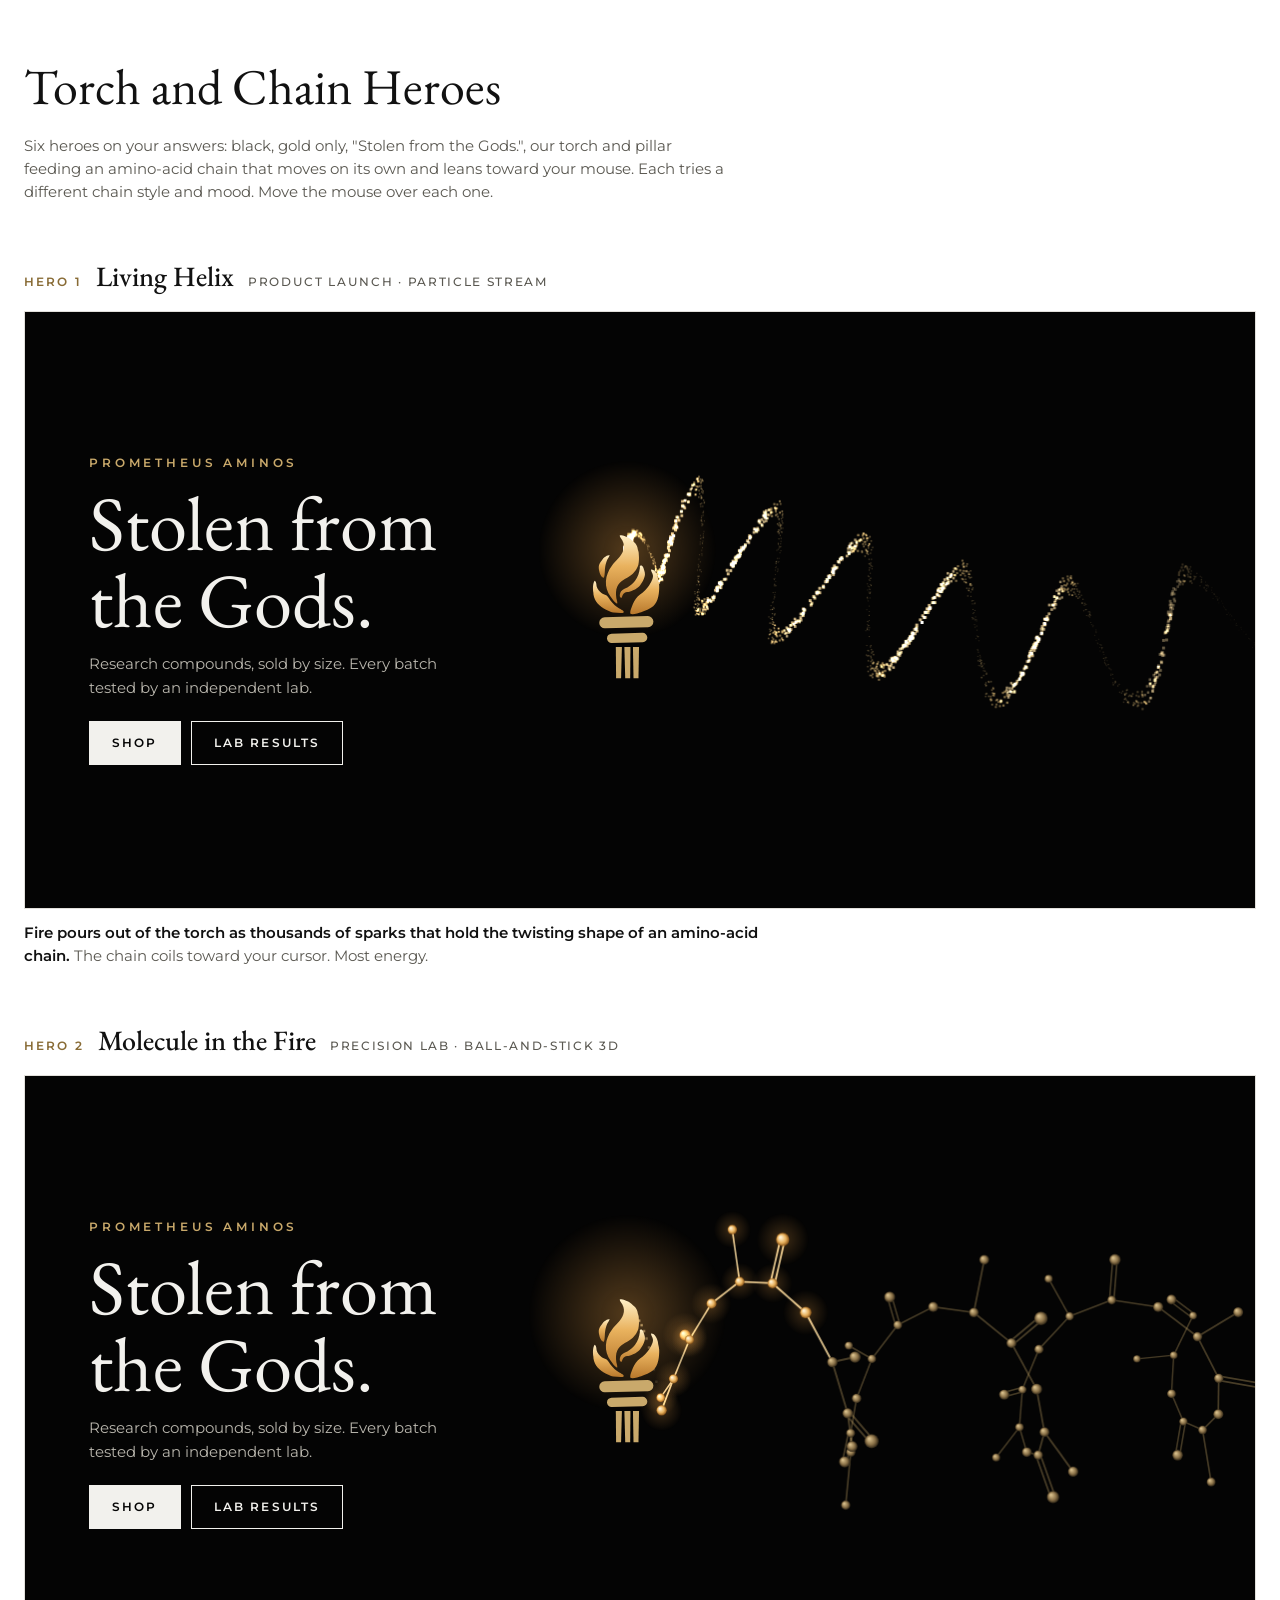
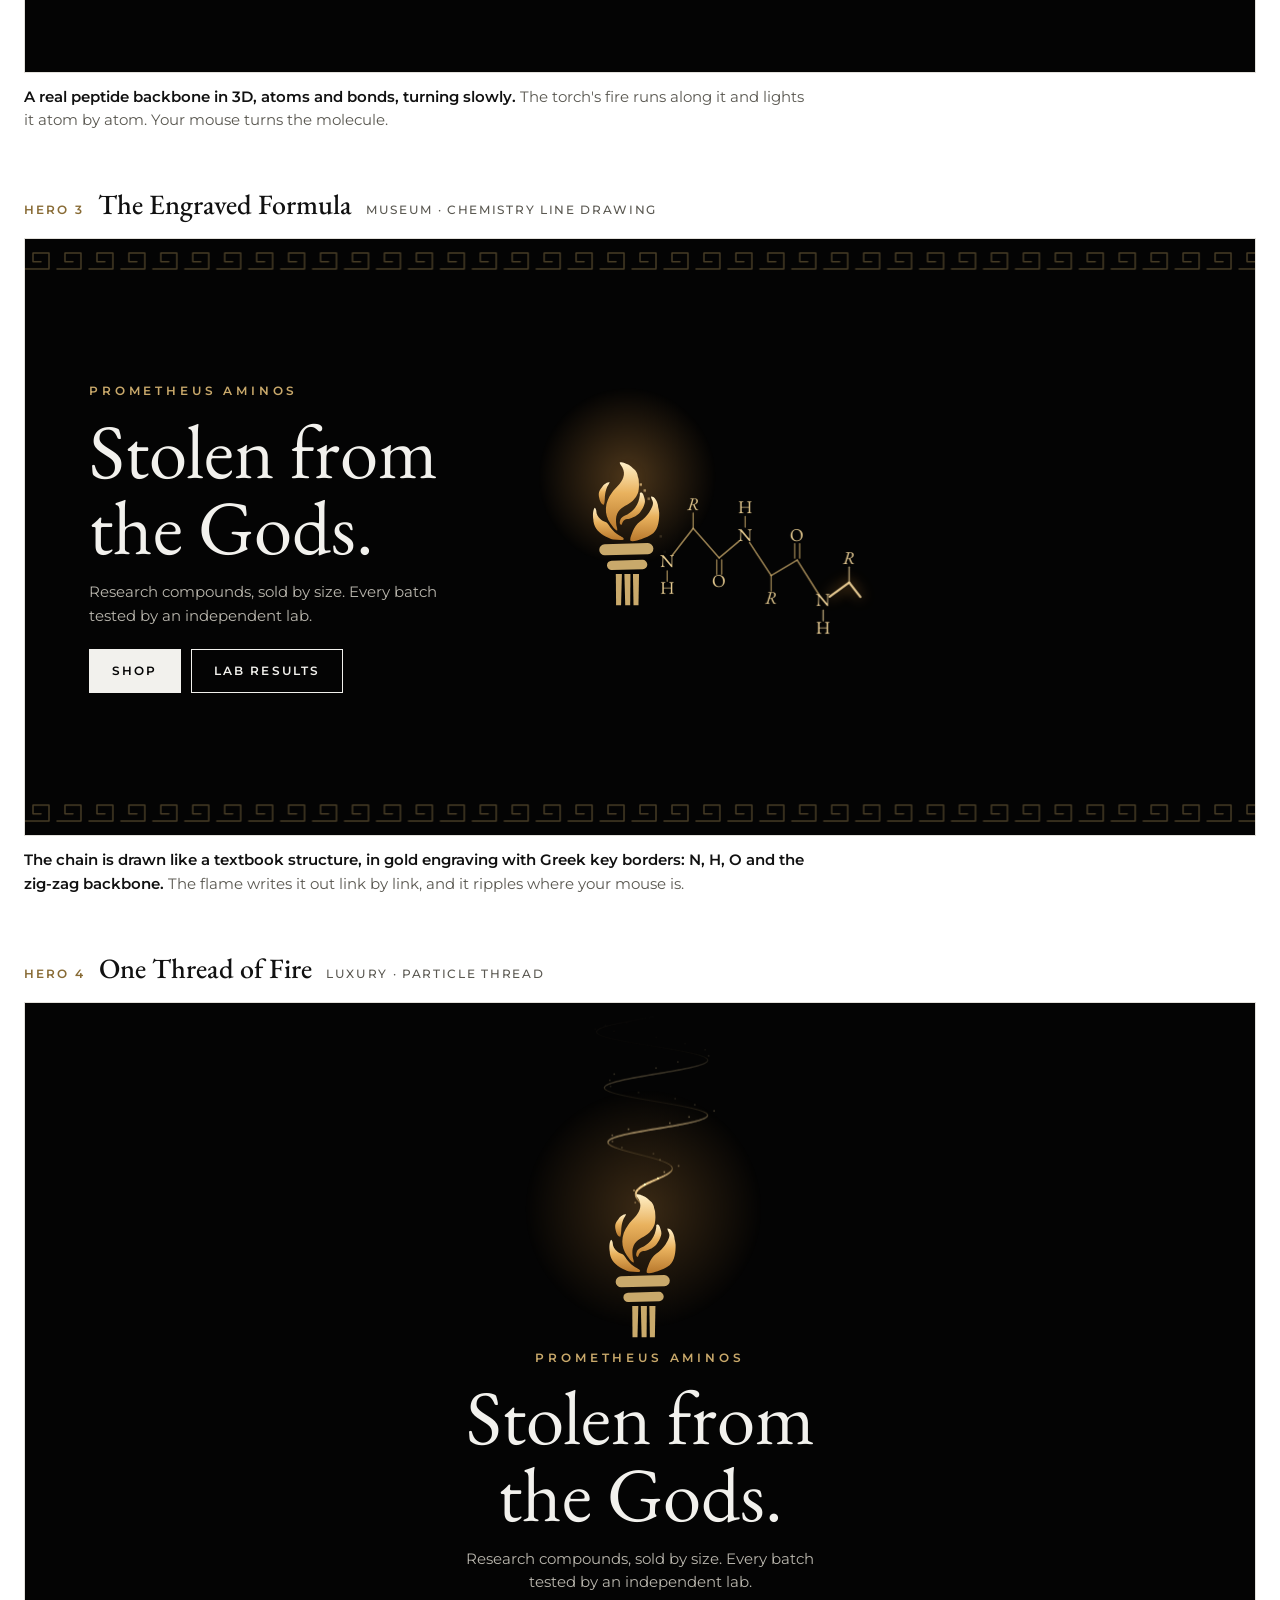
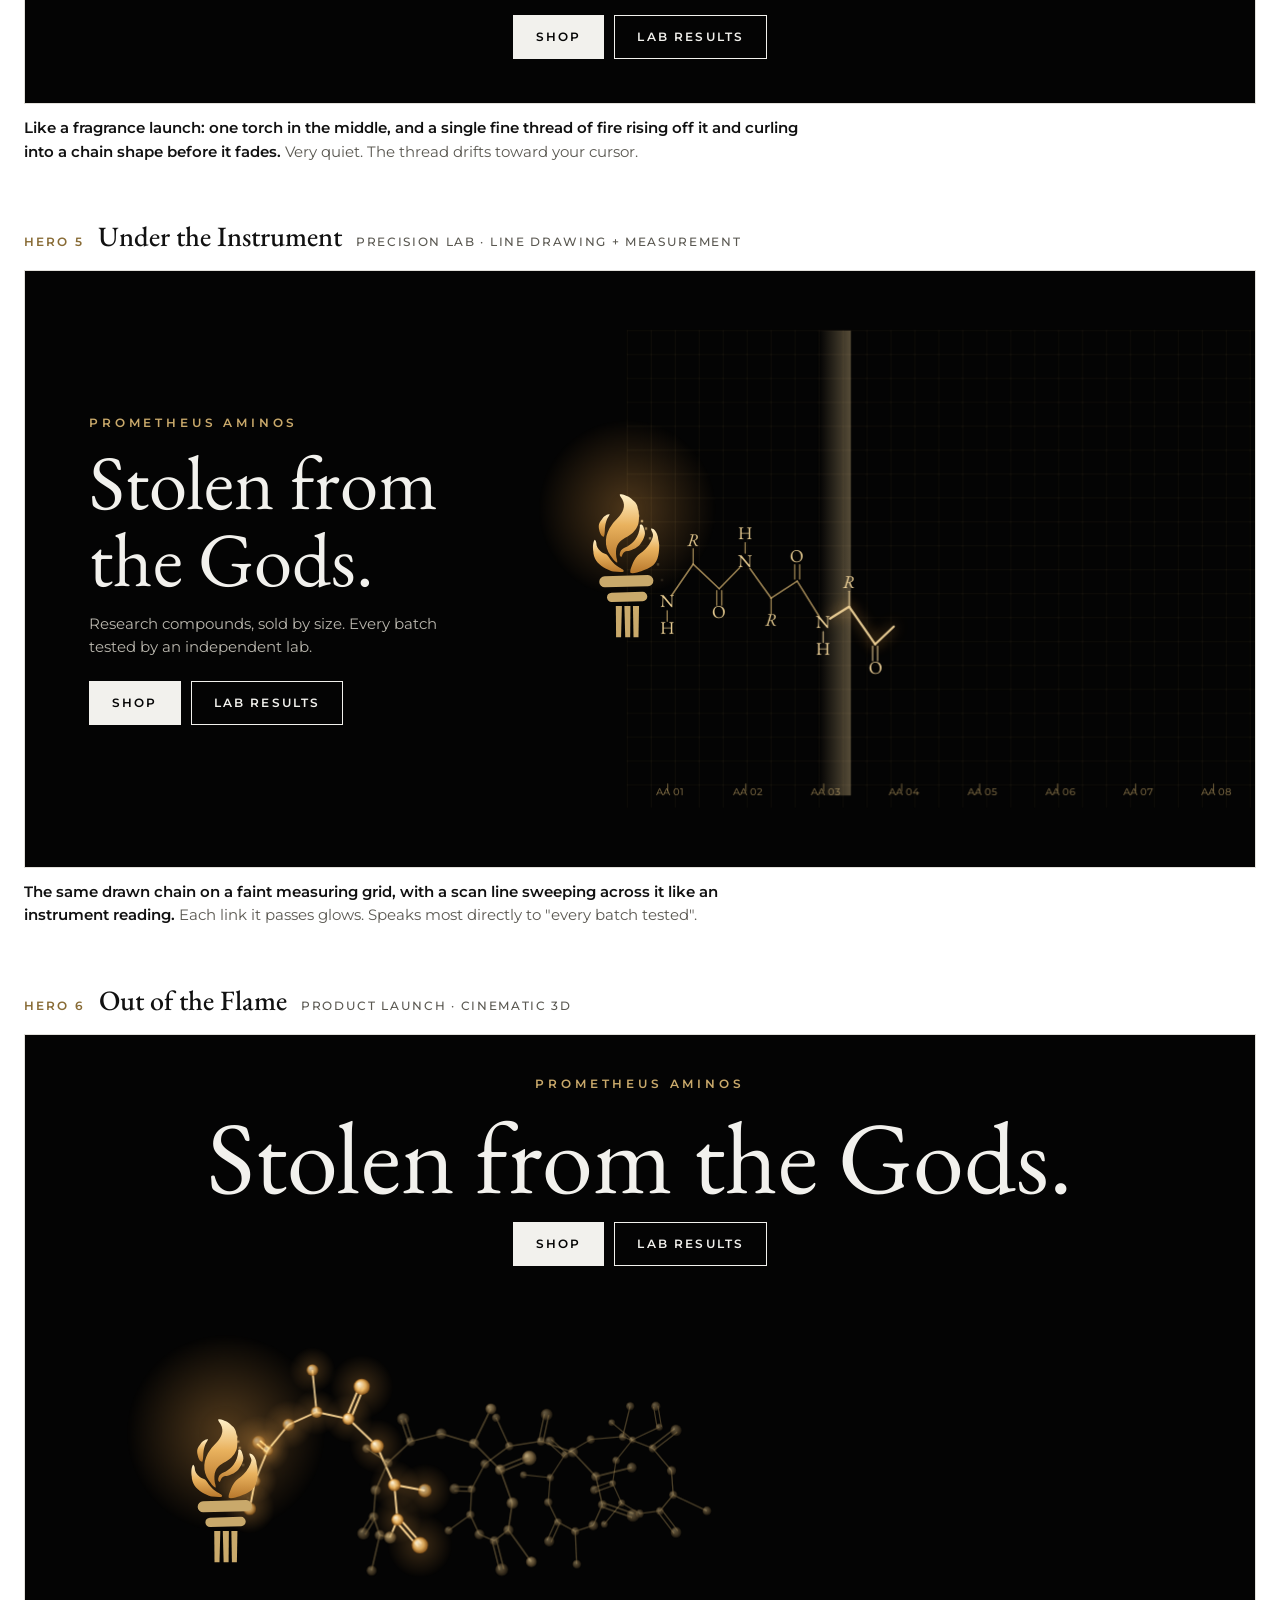
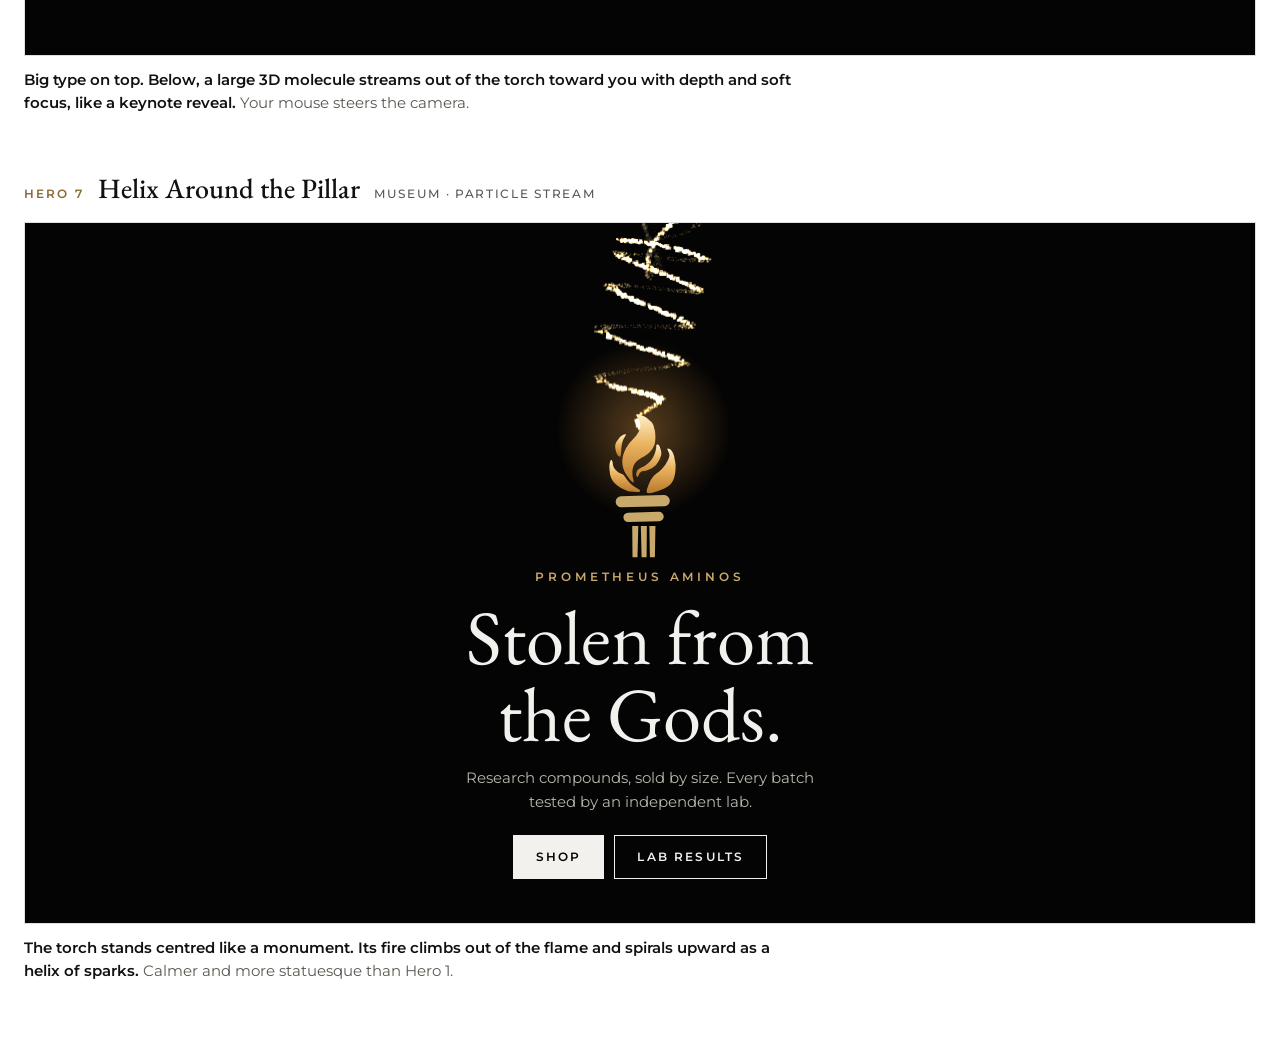
<file: index.html>
<!doctype html>
<html lang="en">
<head>
<meta charset="utf-8">
<meta name="viewport" content="width=device-width, initial-scale=1, viewport-fit=cover">
<title>Torch and Chain Heroes</title>
<link rel="stylesheet" href="https://fonts.googleapis.com/css2?family=EB+Garamond:ital,wght@0,400;0,500;1,400&family=Montserrat:wght@400;500;600&display=swap">
<style>
/* Layout: a review sheet of six full-width black heroes. Each pairs our torch-and-pillar mark with a different amino-chain treatment and mood. */
:root{
  --bg:#ffffff; --fg:#111111; --muted:#5a5851; --line:#e2e0db; --gold-text:#886b35;
  --night:#040404; --ivory:#f2f1ed; --ash:#b9b6ad; --gold:#c9a96b; --gold-hi:#f1d49a;
  --display:'EB Garamond',Georgia,serif; --sans:'Montserrat',system-ui,sans-serif;
}
@media (prefers-color-scheme:dark){:root:not([data-theme="light"]){--bg:#0a0a0a;--fg:#f2f1ed;--muted:#b4b0a4;--line:#2a2a2a;--gold-text:#d4b47a;color-scheme:dark}}
:root[data-theme="dark"]{--bg:#0a0a0a;--fg:#f2f1ed;--muted:#b4b0a4;--line:#2a2a2a;--gold-text:#d4b47a;color-scheme:dark}
body{background:var(--bg);color:var(--fg);font-family:var(--sans);font-size:15px;line-height:1.55}
.wrap{max-width:1280px;margin:0 auto;padding-left:max(16px,env(safe-area-inset-left,0px));padding-right:max(16px,env(safe-area-inset-right,0px));padding-block:40px 72px;display:grid;gap:52px}
header h1{font-family:var(--display);font-weight:400;font-size:clamp(34px,5vw,50px);margin:0;text-wrap:balance}
header p{margin:8px 0 0;color:var(--muted);max-width:70ch}
.opt{display:grid;gap:12px}
.opt-head{display:flex;gap:14px;align-items:baseline;flex-wrap:wrap}
.tag{font-weight:600;font-size:12px;letter-spacing:.18em;color:var(--gold-text)}
.mood{font-weight:500;font-size:12px;letter-spacing:.14em;text-transform:uppercase;color:var(--muted)}
.opt-head h2{font-family:var(--display);font-weight:500;font-size:28px;margin:0}
.note{color:var(--muted);margin:0;max-width:78ch}
.note b{color:var(--fg);font-weight:600}

.hero{position:relative;overflow:hidden;background:var(--night);color:var(--ivory);min-height:500px;border:1px solid var(--line);isolation:isolate;touch-action:pan-y}
.hero canvas{position:absolute;inset:0;width:100%;height:100%;display:block;z-index:0}
.torch{position:absolute;z-index:1;width:clamp(70px,9vw,118px);height:auto;pointer-events:none}
.torch .handle{fill:var(--gold)}
.torch .flame{fill:url(#flameGrad);transform-box:fill-box;transform-origin:50% 100%;animation:flicker 1.3s ease-in-out infinite}
@keyframes flicker{0%,100%{transform:scale(1,1) skewX(0)}25%{transform:scale(.96,1.07) skewX(-2deg)}55%{transform:scale(1.04,.95) skewX(2deg)}80%{transform:scale(.98,1.03)}}
.copy{position:relative;z-index:2;padding:48px clamp(20px,5vw,64px);max-width:560px}
.kicker{font-weight:600;font-size:12px;letter-spacing:.32em;text-transform:uppercase;color:var(--gold)}
.h{font-family:var(--display);font-weight:400;line-height:1;font-size:clamp(44px,6vw,84px);margin:12px 0 14px;text-wrap:balance}
.sub{color:var(--ash);max-width:36ch;margin:0 0 22px}
.btns{display:flex;gap:10px;flex-wrap:wrap}
.btn{font:600 12px/1 var(--sans);letter-spacing:.18em;text-transform:uppercase;padding:15px 22px;border:1px solid var(--ivory);background:transparent;color:var(--ivory)}
.btn.solid{background:var(--ivory);color:var(--night)}

/* per-layout positions */
.L-left .torch{left:44%;top:50%;transform:translateY(-50%)}
.L-left .copy{display:grid;align-content:center;min-height:500px}
.L-center{display:grid;align-content:end;justify-items:center;text-align:center;min-height:700px}
.L-center .torch{left:50%;top:38%;transform:translate(-50%,-50%)}
.L-center .copy{max-width:640px;padding-bottom:44px}
.L-center .sub{margin-inline:auto}
.L-center .btns{justify-content:center}
.L-top{display:grid;align-content:start;justify-items:center;text-align:center;min-height:620px}
.L-top .torch{left:16%;top:74%;transform:translate(-50%,-50%)}
.L-top .copy{max-width:900px;padding-top:40px}
.L-top .h{font-size:clamp(48px,8vw,112px)}
.L-top .sub{margin-inline:auto}
.L-top .btns{justify-content:center}

@media (max-width:760px){
  .hero{min-height:620px}
  .L-left{display:grid;align-content:end}
  .L-left .torch{left:18%;top:20%;transform:translate(-50%,-50%)}
  .L-left .copy{min-height:0;padding-bottom:36px}
  .L-center .torch{top:32%}
  .L-center{min-height:760px}
  .L-top{align-content:start}
  .L-top .torch{left:20%;top:72%}
}
@media (prefers-reduced-motion:reduce){.torch .flame{animation:none}}
</style>
</head>
<body>

<svg width="0" height="0" style="position:absolute" aria-hidden="true" focusable="false">
  <defs><linearGradient id="flameGrad" x1="0" y1="1" x2="0" y2="0"><stop offset="0" stop-color="#b8782c"/><stop offset=".55" stop-color="#e9b25e"/><stop offset="1" stop-color="#fff0c8"/></linearGradient></defs>
</svg>

<template id="torchTpl">
  <svg class="torch" viewBox="0 0 64 84" aria-hidden="true">
    <g transform="translate(-37.4 -51.3) scale(.1535)">
      <g class="handle"><rect x="364" y="632" width="196" height="40" rx="20" transform="rotate(-1.5 462 652)"/><rect x="392" y="692" width="146" height="34" rx="17" transform="rotate(-1.5 465 709)"/><path d="M424 742h22l-3 113h-18z"/><path d="M455 742h22l-1 113h-18z"/><path d="M486 742h22l-2 113h-18z"/></g>
      <g class="flame"><path d="M476.76 621.82C474.5 613.03 478.93 603.82 481.89 595.71C486.57 582.91 493.49 569.14 503.23 559.25C508.35 554.05 514.8 550.08 520.52 545.59C527.35 540.24 533.65 533.49 538.93 526.61C546.05 517.3 559.65 495.59 558.56 483.67C557.85 475.84 551.12 469.46 551.17 461.58C565.76 460.85 573.36 479.36 576.17 491.08C576.86 493.97 576.76 496.94 577.39 499.82C578.85 506.5 580.83 512.64 580.97 519.64C581.46 544.37 578.69 576.5 559.14 594.31C548.8 603.72 528.8 611.22 515.65 615.56C505.72 618.84 486.77 625.53 476.76 621.82Z"/><path d="M347.56 501.8C354.4 505.27 353.37 517.97 355.31 524.52C357.62 532.34 366.71 542.24 373.19 547.1C379.16 551.58 386.09 552.01 390.73 555.43C394.69 558.35 402.48 570.58 405.92 575.2C413.03 584.78 426.23 596.58 436.7 602.28C440.5 604.34 452.02 609.61 452.62 614.07C453.37 619.6 445.04 619.03 441.76 618.61C433.02 617.49 423.93 618.08 415.27 616.7C411.74 616.14 408.26 614.55 404.75 613.71C384.76 608.93 356.96 589.17 348.62 570.11C346.37 564.98 344.07 558.33 343.25 552.78C342.82 549.89 343.17 546.95 342.6 544.07C340.49 533.45 339.96 510.37 347.56 501.8Z"/><path d="M438.05 338.18C446.88 334.78 458.18 341.2 466.23 344.6C474.22 347.97 479.74 352.68 485.9 358.66C488.72 361.39 491.92 363.27 494.3 366.49C497.4 370.69 501.01 377.04 502.46 382.06C503.12 384.35 503.05 386.78 503.64 389.08C504.41 392.18 505.74 395.1 506.38 398.24C507.03 401.4 506.86 404.59 507.18 407.78C508.48 421.12 507.98 430.73 505.57 443.98C504.84 448 502.91 451.22 501.15 454.83C496 465.37 488.16 474.95 478.74 482.07C461.78 494.88 438.93 502.13 429.4 522.9C423.16 536.52 424.04 550.42 425.94 564.86C426.81 571.44 431.02 578.21 428.75 584.81C419.95 580.88 411.02 567.28 405.27 559.54C379.28 524.58 384.42 480.89 409.74 447.37C423.42 429.27 443.39 414.94 450.86 392.81C455.28 379.75 453.98 368.23 447.72 356C444.73 350.15 437.96 345.11 438.05 338.18Z"/><path d="M444.44 564.49C434.36 562.81 439.13 545.75 443.21 540.13C450.01 530.78 456.88 531.04 465.72 525.92C476.63 519.6 485.85 511.68 493.71 501.88C504.24 488.73 508.63 472.42 511.1 456.01C511.39 454.07 510.51 452 510.86 450.09C511.51 446.57 516.2 446.24 518.63 447.75C524.23 451.22 525.03 459.48 526.89 465.14C528.42 469.8 529.77 474.04 529.51 479.02C528.82 492.18 517.45 513.23 508.12 522.42C502.69 527.77 495.2 532.39 488.4 535.79C483.61 538.18 478.34 540.91 473.13 542.14C467.62 543.45 461.57 543.07 456.4 545.63C448.92 549.33 448.08 557.93 444.44 564.49Z"/><path d="M401.88 409.68C399.91 415.08 396 419.83 393.36 424.96C389.49 432.5 387.37 442.11 385.72 450.4C383.35 462.31 385.22 480.27 380.94 490.73C370.77 490.1 365.99 475.55 364.2 467.24C360.27 448.95 362.55 441.29 374.3 426.62C377.5 422.62 379.89 419.05 384.2 416.12C389.75 412.35 394.78 408.2 401.88 409.68Z"/></g>
    </g>
  </svg>
</template>

<div class="wrap">
  <header>
    <h1>Torch and Chain Heroes</h1>
    <p>Six heroes on your answers: black, gold only, "Stolen from the Gods.", our torch and pillar feeding an amino-acid chain that moves on its own and leans toward your mouse. Each tries a different chain style and mood. Move the mouse over each one.</p>
  </header>

  <section class="opt">
    <div class="opt-head"><span class="tag">HERO 1</span><h2>Living Helix</h2><span class="mood">Product launch · particle stream</span></div>
    <div class="hero L-left" data-kind="helix"><div class="copy"><div class="kicker">Prometheus Aminos</div><p class="h">Stolen from the Gods.</p><p class="sub">Research compounds, sold by size. Every batch tested by an independent lab.</p><div class="btns"><span class="btn solid">Shop</span><span class="btn">Lab Results</span></div></div></div>
    <p class="note"><b>Fire pours out of the torch as thousands of sparks that hold the twisting shape of an amino-acid chain.</b> The chain coils toward your cursor. Most energy.</p>
  </section>

  <section class="opt">
    <div class="opt-head"><span class="tag">HERO 2</span><h2>Molecule in the Fire</h2><span class="mood">Precision lab · ball-and-stick 3D</span></div>
    <div class="hero L-left" data-kind="model"><div class="copy"><div class="kicker">Prometheus Aminos</div><p class="h">Stolen from the Gods.</p><p class="sub">Research compounds, sold by size. Every batch tested by an independent lab.</p><div class="btns"><span class="btn solid">Shop</span><span class="btn">Lab Results</span></div></div></div>
    <p class="note"><b>A real peptide backbone in 3D, atoms and bonds, turning slowly.</b> The torch's fire runs along it and lights it atom by atom. Your mouse turns the molecule.</p>
  </section>

  <section class="opt">
    <div class="opt-head"><span class="tag">HERO 3</span><h2>The Engraved Formula</h2><span class="mood">Museum · chemistry line drawing</span></div>
    <div class="hero L-left" data-kind="formula" data-museum="1"><div class="copy"><div class="kicker">Prometheus Aminos</div><p class="h">Stolen from the Gods.</p><p class="sub">Research compounds, sold by size. Every batch tested by an independent lab.</p><div class="btns"><span class="btn solid">Shop</span><span class="btn">Lab Results</span></div></div></div>
    <p class="note"><b>The chain is drawn like a textbook structure, in gold engraving with Greek key borders: N, H, O and the zig-zag backbone.</b> The flame writes it out link by link, and it ripples where your mouse is.</p>
  </section>

  <section class="opt">
    <div class="opt-head"><span class="tag">HERO 4</span><h2>One Thread of Fire</h2><span class="mood">Luxury · particle thread</span></div>
    <div class="hero L-center" data-kind="thread"><div class="copy"><div class="kicker">Prometheus Aminos</div><p class="h">Stolen from the Gods.</p><p class="sub">Research compounds, sold by size. Every batch tested by an independent lab.</p><div class="btns"><span class="btn solid">Shop</span><span class="btn">Lab Results</span></div></div></div>
    <p class="note"><b>Like a fragrance launch: one torch in the middle, and a single fine thread of fire rising off it and curling into a chain shape before it fades.</b> Very quiet. The thread drifts toward your cursor.</p>
  </section>

  <section class="opt">
    <div class="opt-head"><span class="tag">HERO 5</span><h2>Under the Instrument</h2><span class="mood">Precision lab · line drawing + measurement</span></div>
    <div class="hero L-left" data-kind="formula" data-instrument="1"><div class="copy"><div class="kicker">Prometheus Aminos</div><p class="h">Stolen from the Gods.</p><p class="sub">Research compounds, sold by size. Every batch tested by an independent lab.</p><div class="btns"><span class="btn solid">Shop</span><span class="btn">Lab Results</span></div></div></div>
    <p class="note"><b>The same drawn chain on a faint measuring grid, with a scan line sweeping across it like an instrument reading.</b> Each link it passes glows. Speaks most directly to "every batch tested".</p>
  </section>

  <section class="opt">
    <div class="opt-head"><span class="tag">HERO 6</span><h2>Out of the Flame</h2><span class="mood">Product launch · cinematic 3D</span></div>
    <div class="hero L-top" data-kind="model" data-cinema="1"><div class="copy"><div class="kicker">Prometheus Aminos</div><p class="h">Stolen from the Gods.</p><div class="btns"><span class="btn solid">Shop</span><span class="btn">Lab Results</span></div></div></div>
    <p class="note"><b>Big type on top. Below, a large 3D molecule streams out of the torch toward you with depth and soft focus, like a keynote reveal.</b> Your mouse steers the camera.</p>
  </section>

  <section class="opt">
    <div class="opt-head"><span class="tag">HERO 7</span><h2>Helix Around the Pillar</h2><span class="mood">Museum · particle stream</span></div>
    <div class="hero L-center" data-kind="helix" data-rise="1"><div class="copy"><div class="kicker">Prometheus Aminos</div><p class="h">Stolen from the Gods.</p><p class="sub">Research compounds, sold by size. Every batch tested by an independent lab.</p><div class="btns"><span class="btn solid">Shop</span><span class="btn">Lab Results</span></div></div></div>
    <p class="note"><b>The torch stands centred like a monument. Its fire climbs out of the flame and spirals upward as a helix of sparks.</b> Calmer and more statuesque than Hero 1.</p>
  </section>
</div>

<script>
(function(){
  var reduce = window.matchMedia && window.matchMedia('(prefers-reduced-motion: reduce)').matches;
  var tpl = document.getElementById('torchTpl');
  var GOLD = [201,169,107], HI = [241,212,154], EMBER = [233,162,74];
  function rgba(c,a){ return 'rgba('+c[0]+','+c[1]+','+c[2]+','+a+')'; }
  function clamp(v,a,b){ return v<a?a:v>b?b:v; }

  function Hero(el){
    this.el = el; this.kind = el.dataset.kind;
    this.canvas = document.createElement('canvas'); el.insertBefore(this.canvas, el.firstChild);
    this.ctx = this.canvas.getContext('2d');
    this.torch = tpl.content.firstElementChild.cloneNode(true); el.insertBefore(this.torch, this.canvas.nextSibling);
    this.mouse = {x:.7, y:.5, tx:.7, ty:.5, on:0, ton:0};
    this.visible = false; this.t0 = performance.now(); this.parts = null;
    var self = this;
    el.addEventListener('pointermove', function(e){ var r=el.getBoundingClientRect(); self.mouse.tx=(e.clientX-r.left)/r.width; self.mouse.ty=(e.clientY-r.top)/r.height; self.mouse.ton=1; });
    el.addEventListener('pointerleave', function(){ self.mouse.ton=0; });
    this.resize();
  }
  Hero.prototype.resize = function(){
    var r = this.el.getBoundingClientRect(), d = Math.min(window.devicePixelRatio||1, 2);
    this.w = r.width; this.h = r.height;
    this.canvas.width = Math.round(r.width*d); this.canvas.height = Math.round(r.height*d);
    this.ctx.setTransform(d,0,0,d,0,0);
    var tr = this.torch.getBoundingClientRect();
    this.src = { x: tr.left - r.left + tr.width*0.53, y: tr.top - r.top + tr.height*0.1 };
    this.small = r.width < 760;
    this.parts = null;
  };
  Hero.prototype.frame = function(now){
    var m = this.mouse, k = 0.06;
    m.x += (m.tx-m.x)*k; m.y += (m.ty-m.y)*k; m.on += (m.ton-m.on)*0.05;
    var t = (now - this.t0)/1000, c = this.ctx;
    c.clearRect(0,0,this.w,this.h);
    R[this.kind](this, c, t);
  };

  /* ---------- shared helpers ---------- */
  function bez(p0,p1,p2,p3,s){ var u=1-s; return {
    x:u*u*u*p0.x+3*u*u*s*p1.x+3*u*s*s*p2.x+s*s*s*p3.x,
    y:u*u*u*p0.y+3*u*u*s*p1.y+3*u*s*s*p2.y+s*s*s*p3.y }; }
  function bezT(p0,p1,p2,p3,s){ var u=1-s; return {
    x:3*u*u*(p1.x-p0.x)+6*u*s*(p2.x-p1.x)+3*s*s*(p3.x-p2.x),
    y:3*u*u*(p1.y-p0.y)+6*u*s*(p2.y-p1.y)+3*s*s*(p3.y-p2.y) }; }
  function glowAt(c,x,y,r,a){ var g=c.createRadialGradient(x,y,0,x,y,r); g.addColorStop(0,rgba(EMBER,a)); g.addColorStop(1,rgba(EMBER,0)); c.fillStyle=g; c.fillRect(x-r,y-r,r*2,r*2); }

  /* ---------- renderers ---------- */
  var R = {};

  // Particle helix that flows out of the flame
  R.helix = function(H,c,t){
    var s0=H.src, w=H.w, h=H.h, m=H.mouse, rise=H.el.dataset.rise;
    var p0={x:s0.x,y:s0.y}, p1, p2, p3;
    if(rise){
      p1={x:s0.x-w*0.02,y:s0.y-h*0.15}; p3={x:s0.x+ (m.x-.5)*w*0.25*m.on, y:h*0.02};
      p2={x:s0.x+Math.sin(t*.4)*w*0.06+(m.x-.5)*w*0.3*m.on,y:s0.y-h*0.32};
    } else {
      p1={x:s0.x+w*0.07,y:s0.y-h*0.1};
      p2={x:s0.x+w*0.28+(m.x-.6)*w*0.25*m.on, y:h*0.7+(m.y-.5)*h*0.45*m.on+Math.sin(t*.5)*h*0.04};
      p3={x:w*1.05,y:h*0.42+Math.sin(t*.35)*h*0.06};
    }
    var N = H.small?700:1900;
    if(!H.parts){ H.parts=[]; for(var i=0;i<N;i++) H.parts.push({s:Math.random(),v:.05+Math.random()*.05,j:Math.random()*Math.PI*2,r:Math.random()}); }
    var R0 = (rise? h*0.06 : h*0.1);
    c.globalCompositeOperation='lighter';
    glowAt(c,s0.x,s0.y,90,.35+.08*Math.sin(t*7));
    for(var q=0;q<H.parts.length;q++){
      var p=H.parts[q];
      if(!reduce){ p.s += p.v*0.016; if(p.s>1){ p.s=0; p.r=Math.random(); } }
      var b=bez(p0,p1,p2,p3,p.s), tg=bezT(p0,p1,p2,p3,p.s), L=Math.hypot(tg.x,tg.y)||1;
      var nx=-tg.y/L, ny=tg.x/L;
      var th=p.s*Math.PI*14 - t*1.6;
      var rad=R0*Math.min(1,p.s*6)*(0.85+0.3*p.r);
      var off=Math.cos(th)*rad, depth=Math.sin(th);
      var x=b.x+nx*off+Math.cos(p.j+t)*1.5, y=b.y+ny*off+Math.sin(p.j+t)*1.5;
      var fade = Math.min(1,(1-p.s)*3);
      var a=(0.3+0.6*(depth*0.5+0.5))*fade, sz=(0.9+2*(depth*0.5+0.5))*(p.s<.06?2:1);
      c.fillStyle = rgba(depth>0.4?HI:GOLD, a);
      c.fillRect(x-sz/2,y-sz/2,sz,sz);
    }
    c.globalCompositeOperation='source-over';
  };

  // 3D ball-and-stick peptide backbone (N - CA - C(=O), side group on CA)
  function buildPeptide(n){
    var atoms=[], bonds=[], prevC=-1;
    for(var r=0;r<n;r++){
      for(var j=0;j<3;j++){
        var k=r*3+j, a=k*(100/3)*Math.PI/180, rad=2.3;
        atoms.push({x:k*0.55, y:rad*Math.cos(a), z:rad*Math.sin(a), t:['N','CA','C'][j], k:k});
      }
      var iN=atoms.length-3, iCA=iN+1, iC=iN+2;
      if(prevC>=0) bonds.push([prevC,iN,1]);
      bonds.push([iN,iCA,1]); bonds.push([iCA,iC,1]);
      var C=atoms[iC], CA=atoms[iCA];
      var o={x:C.x+0.15,y:C.y*1.55,z:C.z*1.55,t:'O',k:C.k}; atoms.push(o); bonds.push([iC,atoms.length-1,2]);
      var b={x:CA.x-0.1,y:CA.y*1.7,z:CA.z*1.7,t:'R',k:CA.k}; atoms.push(b); bonds.push([iCA,atoms.length-1,1]);
      prevC=iC;
    }
    return {atoms:atoms,bonds:bonds,len:n*3*0.55};
  }
  R.model = function(H,c,t){
    var cine=H.el.dataset.cinema, m=H.mouse;
    if(!H.parts) H.parts = buildPeptide(H.small?9:(cine?16:12));
    var P=H.parts, s0=H.src, w=H.w, h=H.h;
    var unit = cine ? Math.min(w,h)*0.055 : Math.min(w*0.55,h)*0.06;
    var rx = t*0.35 + (m.y-.5)*1.4*m.on, ry = (cine? -0.5 : -0.25) + (m.x-.5)*0.9*m.on + Math.sin(t*.3)*0.08;
    var cx=Math.cos(rx), sx=Math.sin(rx), cy=Math.cos(ry), sy=Math.sin(ry);
    var startX = s0.x + unit*1.2, baseY = s0.y + h*0.05;
    var f = cine? 9 : 14;
    var proj = P.atoms.map(function(a){
      var y=a.y*cx - a.z*sx, z=a.y*sx + a.z*cx;
      var x=a.x - P.len*0.0;
      var x2=x*cy + z*sy, z2=-x*sy + z*cy;
      var sag = Math.sin(a.x/P.len*Math.PI)*1.2;
      var per = f/(f+z2*0.6 + (cine? 2 : 0));
      return {sx:startX + x2*unit*per, sy:baseY + (y+sag)*unit*per , z:z2, per:per, a:a};
    });
    var front = ((t*1.4)%(P.atoms.length/5*1.3+6));
    c.globalCompositeOperation='lighter';
    glowAt(c,s0.x,s0.y,100,.35);
    // sparks from flame to first atom
    for(var i=0;i<14;i++){ var u=((t*0.9+i/14)%1), q=proj[0];
      var x=s0.x+(q.sx-s0.x)*u, y=s0.y+(q.sy-s0.y)*u - Math.sin(u*Math.PI)*30;
      c.fillStyle=rgba(HI,.8*(1-u)); c.fillRect(x-1.2,y-1.2,2.4,2.4); }
    c.globalCompositeOperation='source-over';
    // bonds
    P.bonds.forEach(function(b){
      var A=proj[b[0]], B=proj[b[1]], lit = (A.a.k/3) < front ? 1:0, d=(A.per+B.per)/2;
      c.strokeStyle = rgba(lit?HI:GOLD, lit? .85 : .35); c.lineWidth = (cine?2.4:1.8)*d;
      if(b[2]===2){ var dx=B.sy-A.sy, dy=A.sx-B.sx, L=Math.hypot(dx,dy)||1; dx=dx/L*2.2; dy=dy/L*2.2;
        c.beginPath(); c.moveTo(A.sx+dx,A.sy+dy); c.lineTo(B.sx+dx,B.sy+dy); c.moveTo(A.sx-dx,A.sy-dy); c.lineTo(B.sx-dx,B.sy-dy); c.stroke(); }
      else { c.beginPath(); c.moveTo(A.sx,A.sy); c.lineTo(B.sx,B.sy); c.stroke(); }
    });
    // atoms back to front
    proj.slice().sort(function(a,b){return b.z-a.z;}).forEach(function(q){
      var a=q.a, lit=(a.k/3)<front, r=(a.t==='O'?6.5:a.t==='R'?5:a.t==='N'?5.5:5)*q.per*(cine?1.5:1);
      var dof = cine? clamp(Math.abs(q.z)/3.2,0,1) : 0;
      if(lit){ c.globalCompositeOperation='lighter'; glowAt(c,q.sx,q.sy,r*4,.25); c.globalCompositeOperation='source-over'; }
      var g=c.createRadialGradient(q.sx-r*.35,q.sy-r*.35,r*.1,q.sx,q.sy,r);
      g.addColorStop(0, lit? '#fff3d6' : '#d9c08c'); g.addColorStop(.6, lit? '#e9b25e' : '#8a7148'); g.addColorStop(1, lit? '#8a5418' : '#2e2516');
      c.globalAlpha = 1 - dof*0.55; c.fillStyle=g; c.beginPath(); c.arc(q.sx,q.sy,r,0,Math.PI*2); c.fill(); c.globalAlpha=1;
      if(a.t!=='CA' && a.t!=='C' && !H.small){ c.fillStyle = lit? 'rgba(20,12,4,.85)':'rgba(242,241,237,.0)'; }
    });
  };

  // 2D skeletal formula: N(H) - C(alpha)(R) - C(=O), repeated
  R.formula = function(H,c,t){
    var s0=H.src, w=H.w, h=H.h, m=H.mouse, mus=H.el.dataset.museum, ins=H.el.dataset.instrument;
    var units = H.small? 10 : 22, dx = (w - s0.x - 30)/ (units+1), amp = Math.min(22, dx*0.55);
    var y0 = s0.y + h*0.16, pts=[];
    for(var k=0;k<=units;k++){
      var x = s0.x + 40 + k*dx;
      var wave = Math.sin(k*0.45 - t*1.3)*h*0.05;
      var near = Math.exp(-Math.pow((x/w - m.x)*5,2))*m.on;
      var pull = (m.y*h - y0)*0.45*near;
      pts.push({x:x, y:y0 + (k%2? -amp:amp) + wave + pull, t:['N','CA','C'][k%3], k:k});
    }
    var cyc = 9, ph = (t%cyc)/cyc, rev = reduce?1: clamp(ph/0.55,0,1), fade = reduce?1: (ph>0.9? (1-ph)/0.1 : 1);
    var shown = rev*units;
    // instrument grid
    if(ins){
      c.strokeStyle='rgba(201,169,107,.07)'; c.lineWidth=1;
      for(var gx=s0.x; gx<w; gx+=24){ c.beginPath(); c.moveTo(gx,h*0.1); c.lineTo(gx,h*0.9); c.stroke(); }
      for(var gy=h*0.1; gy<h*0.9; gy+=24){ c.beginPath(); c.moveTo(s0.x,gy); c.lineTo(w,gy); c.stroke(); }
      c.fillStyle='rgba(201,169,107,.55)'; c.font='500 10px Montserrat, sans-serif';
      for(var tk=0; tk<=units; tk+=3){ var px=pts[tk].x; c.fillRect(px, h*0.86, 1, 8); c.fillText('AA '+String(tk/3+1).padStart(2,'0'), px+3, h*0.86+9); }
    }
    // museum borders: Greek key
    if(mus){ meander(c, 0, 14, w); meander(c, 0, h-30, w); }
    // sparks flame -> chain start
    c.globalCompositeOperation='lighter'; glowAt(c,s0.x,s0.y,90,.32);
    for(var i=0;i<10;i++){ var u=((t*0.8+i/10)%1), q=pts[0];
      c.fillStyle=rgba(HI,.85*(1-u)); var sx=s0.x+(q.x-s0.x)*u, sy=s0.y+(q.y-s0.y)*u-Math.sin(u*Math.PI)*24; c.fillRect(sx-1.2,sy-1.2,2.4,2.4); }
    c.globalCompositeOperation='source-over';
    c.lineCap='round'; c.lineJoin='round';
    var scan = ins ? (s0.x + ((t*0.18)%1)*(w-s0.x)) : -1;
    for(var k2=0;k2<units;k2++){
      if(k2 > shown) break;
      var A=pts[k2], B=pts[k2+1], part = clamp(shown-k2,0,1);
      var hot = Math.abs(k2-shown)<1.5 || (scan>0 && Math.abs(A.x-scan)<dx*1.2);
      var bx=A.x+(B.x-A.x)*part, by=A.y+(B.y-A.y)*part;
      c.strokeStyle = rgba(hot?HI:GOLD, (hot?.95:.75)*fade); c.lineWidth = hot?2.2:1.6;
      if(hot){ c.shadowColor='rgba(233,162,74,.9)'; c.shadowBlur=14; }
      // gap around the N letter
      var ax=A.x, ay=A.y; if(A.t==='N'){ var L=Math.hypot(B.x-A.x,B.y-A.y); ax+= (B.x-A.x)/L*8; ay+=(B.y-A.y)/L*8; }
      var ex=bx, ey=by; if(B.t==='N' && part>=1){ var L2=Math.hypot(B.x-A.x,B.y-A.y); ex-= (B.x-A.x)/L2*8; ey-=(B.y-A.y)/L2*8; }
      c.beginPath(); c.moveTo(ax,ay); c.lineTo(ex,ey); c.stroke();
      c.shadowBlur=0;
    }
    // atoms and branches
    c.font = (H.small?'15px':'18px')+' "EB Garamond", Georgia, serif'; c.textAlign='center'; c.textBaseline='middle';
    pts.forEach(function(p){
      if(p.k > shown) return;
      var hot = Math.abs(p.k-shown)<1.5 || (scan>0 && Math.abs(p.x-scan)<dx*1.2), col=rgba(hot?HI:[228,201,143], fade);
      var up = (p.k%2)? -1 : 1, bl = Math.min(26, dx*0.9);
      c.strokeStyle = rgba(hot?HI:GOLD, .7*fade); c.lineWidth=1.4;
      if(p.t==='N'){ c.fillStyle=col; c.fillText('N', p.x, p.y); c.beginPath(); c.moveTo(p.x, p.y+up*9); c.lineTo(p.x, p.y+up*(bl-4)); c.stroke(); c.fillText('H', p.x, p.y+up*(bl+4)); }
      else if(p.t==='C'){ var ox=p.x, oy=p.y+up*bl; c.beginPath(); c.moveTo(p.x-2.5,p.y+up*2); c.lineTo(ox-2.5,oy-up*7); c.moveTo(p.x+2.5,p.y+up*2); c.lineTo(ox+2.5,oy-up*7); c.stroke(); c.fillStyle=col; c.fillText('O', ox, oy+up*1); }
      else { var rx=p.x, ry=p.y+up*bl; c.beginPath(); c.moveTo(p.x,p.y); c.lineTo(rx,ry-up*8); c.stroke(); c.fillStyle=col; c.font='italic '+c.font.replace('italic ',''); c.fillText('R', rx, ry); c.font=(H.small?'15px':'18px')+' "EB Garamond", Georgia, serif'; }
    });
    if(scan>0){ var gr=c.createLinearGradient(scan-30,0,scan+2,0); gr.addColorStop(0,'rgba(241,212,154,0)'); gr.addColorStop(1,'rgba(241,212,154,.35)'); c.fillStyle=gr; c.fillRect(scan-30,h*0.1,32,h*0.78); }
  };
  function meander(c,x0,y,w){
    c.strokeStyle='rgba(201,169,107,.35)'; c.lineWidth=1.5; var s=16;
    c.beginPath();
    for(var x=x0; x<w; x+=s*2){
      c.moveTo(x,y+s); c.lineTo(x+s*1.5,y+s); c.lineTo(x+s*1.5,y); c.lineTo(x+s*0.5,y); c.lineTo(x+s*0.5,y+s*0.55); c.lineTo(x+s,y+s*0.55);
    }
    c.stroke();
  }

  // Luxury: one thread of fire rising and curling into a helix
  R.thread = function(H,c,t){
    var s0=H.src, w=H.w, h=H.h, m=H.mouse, N=H.small?160:260;
    if(!H.parts){ H.parts=[]; for(var i=0;i<N;i++) H.parts.push({s:i/N}); }
    c.globalCompositeOperation='lighter';
    glowAt(c,s0.x,s0.y,120,.3+.06*Math.sin(t*6));
    var lean=(m.x-.5)*w*0.35*m.on;
    var prev=null;
    for(var q=0;q<N;q++){
      var p=H.parts[q]; if(!reduce){ p.s+=0.0016; if(p.s>1) p.s-=1; }
      var s=p.s, y=s0.y - s*h*0.62, coil=Math.min(1,s*2.2);
      var x=s0.x + Math.sin(s*Math.PI*6 - t*1.4)*h*0.07*coil + lean*s*s + Math.sin(s*3+t*0.4)*20*s;
      var z=Math.cos(s*Math.PI*6 - t*1.4);
      var a=(1-s)*(0.35+0.55*(z*0.5+0.5));
      if(prev){ c.strokeStyle=rgba(z>0?HI:GOLD,a); c.lineWidth=0.8+1.2*(z*0.5+0.5); c.beginPath(); c.moveTo(prev.x,prev.y); c.lineTo(x,y); c.stroke(); }
      prev = (q>0 && Math.abs(H.parts[q-1].s - s) < 0.05) ? {x:x,y:y} : {x:x,y:y};
    }
    // sort by s for a continuous line: draw again ordered
    c.globalCompositeOperation='source-over';
  };

  // the thread renderer needs ordered points; rebuild it ordered
  R.thread = (function(){
    return function(H,c,t){
      var s0=H.src, w=H.w, h=H.h, m=H.mouse, N=H.small?180:300;
      c.globalCompositeOperation='lighter';
      glowAt(c,s0.x,s0.y,120,.3+.06*Math.sin(t*6));
      var lean=(m.x-.5)*w*0.4*m.on, drift=reduce?0:t*0.08, prev=null;
      for(var q=0;q<=N;q++){
        var s=q/N, ph=s*Math.PI*7 - t*1.5;
        var coil=Math.min(1,s*2.4), y=s0.y - s*(s0.y-12);
        var x=s0.x + Math.sin(ph)*h*0.075*coil + lean*s*s + Math.sin(s*3+drift)*24*s;
        var z=Math.cos(ph), a=Math.pow(1-s,1.2)*(0.3+0.65*(z*0.5+0.5));
        if(prev){ c.strokeStyle=rgba(z>0?HI:GOLD,a); c.lineWidth=0.7+1.6*(z*0.5+0.5)*(1-s*0.6); c.beginPath(); c.moveTo(prev.x,prev.y); c.lineTo(x,y); c.stroke(); }
        prev={x:x,y:y};
        if(q%9===0 && !reduce){ var sp=((t*0.6+q/N)%1); c.fillStyle=rgba(HI,a*0.8); c.fillRect(x+Math.sin(q+t)*6,y-sp*10,1.6,1.6); }
      }
      c.globalCompositeOperation='source-over';
    };
  })();

  /* ---------- run ---------- */
  var heroes = Array.prototype.map.call(document.querySelectorAll('.hero'), function(el){ return new Hero(el); });
  var io = new IntersectionObserver(function(es){ es.forEach(function(e){ heroes.forEach(function(H){ if(H.el===e.target) H.visible=e.isIntersecting; }); }); }, {rootMargin:'100px'});
  heroes.forEach(function(H){ io.observe(H.el); });
  var rt; window.addEventListener('resize', function(){ clearTimeout(rt); rt=setTimeout(function(){ heroes.forEach(function(H){ H.resize(); }); },120); });
  if(document.fonts && document.fonts.ready) document.fonts.ready.then(function(){ heroes.forEach(function(H){ H.resize(); }); });
  function loop(now){ heroes.forEach(function(H){ if(H.visible || reduce) H.frame(now); }); if(!reduce) requestAnimationFrame(loop); }
  if(reduce){ heroes.forEach(function(H){ H.frame(performance.now()+4000); }); } else requestAnimationFrame(loop);
})();
</script>

</body>
</html>
</file>
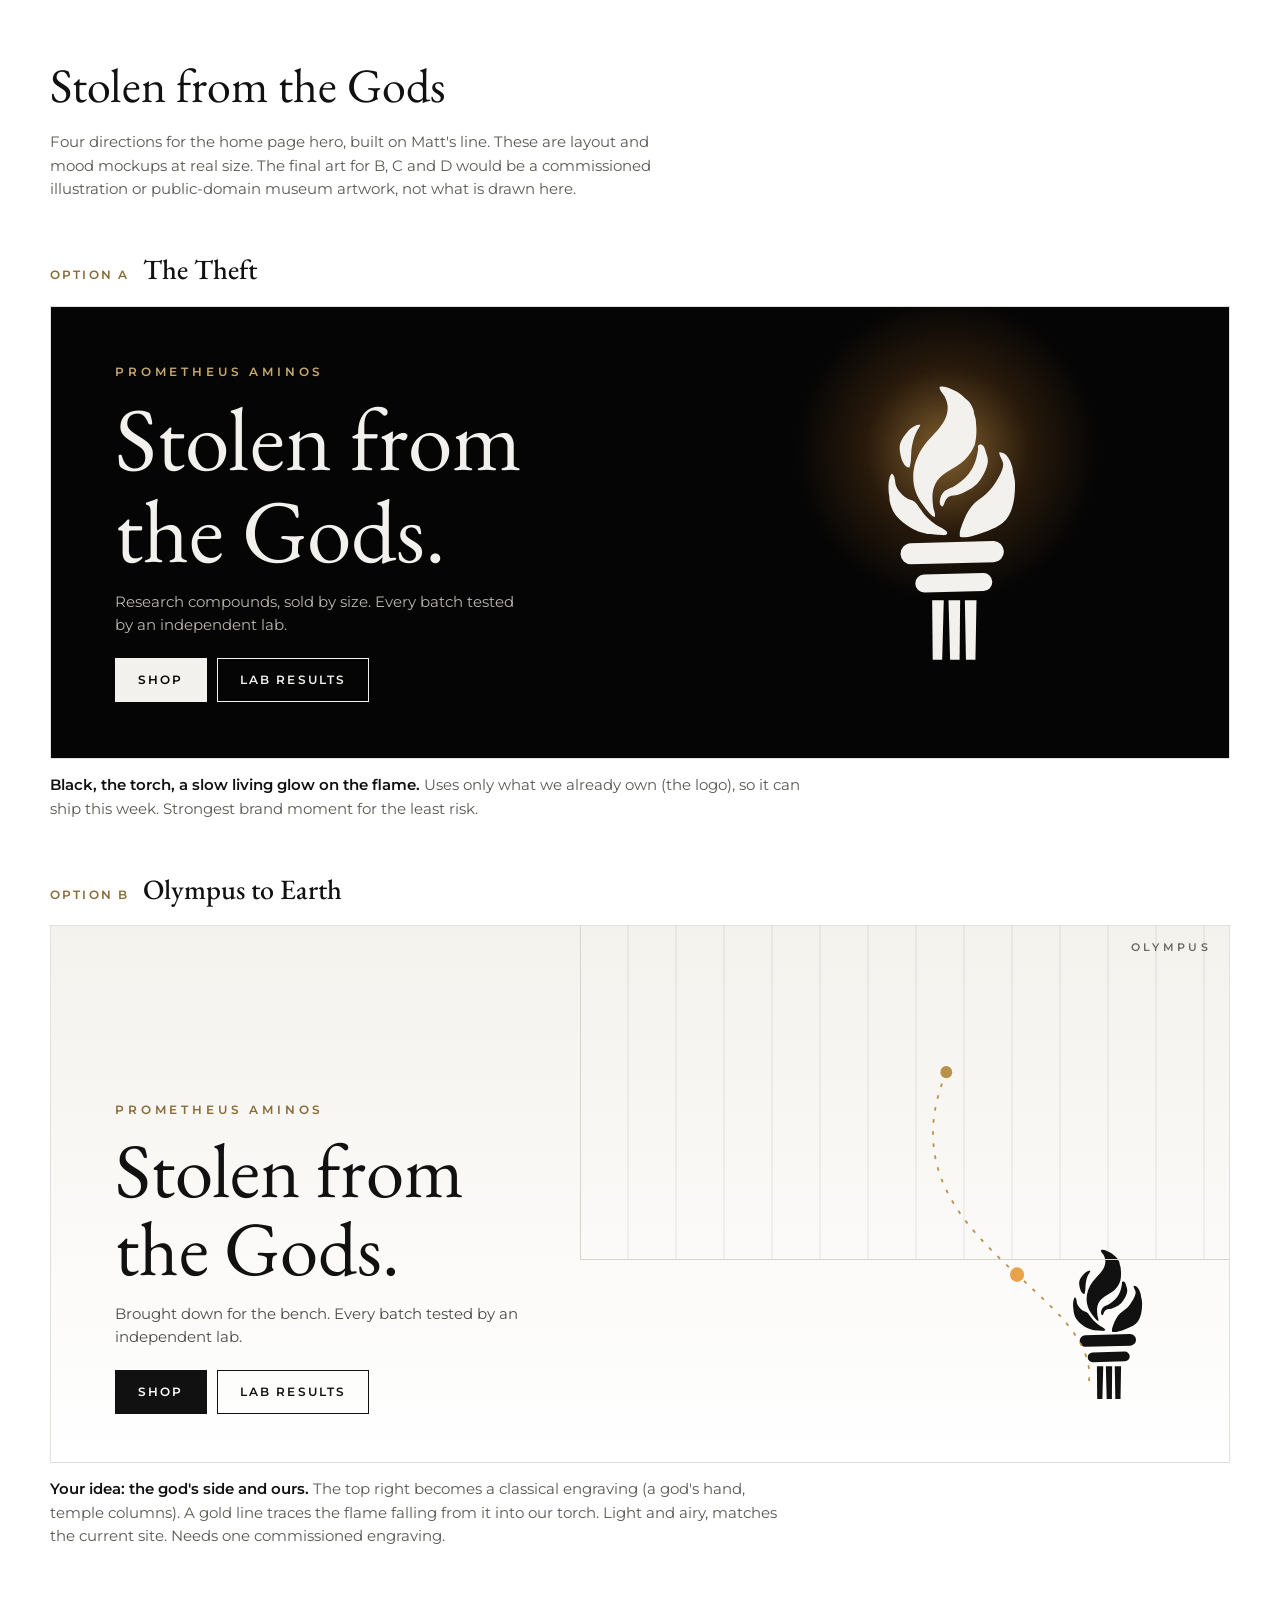
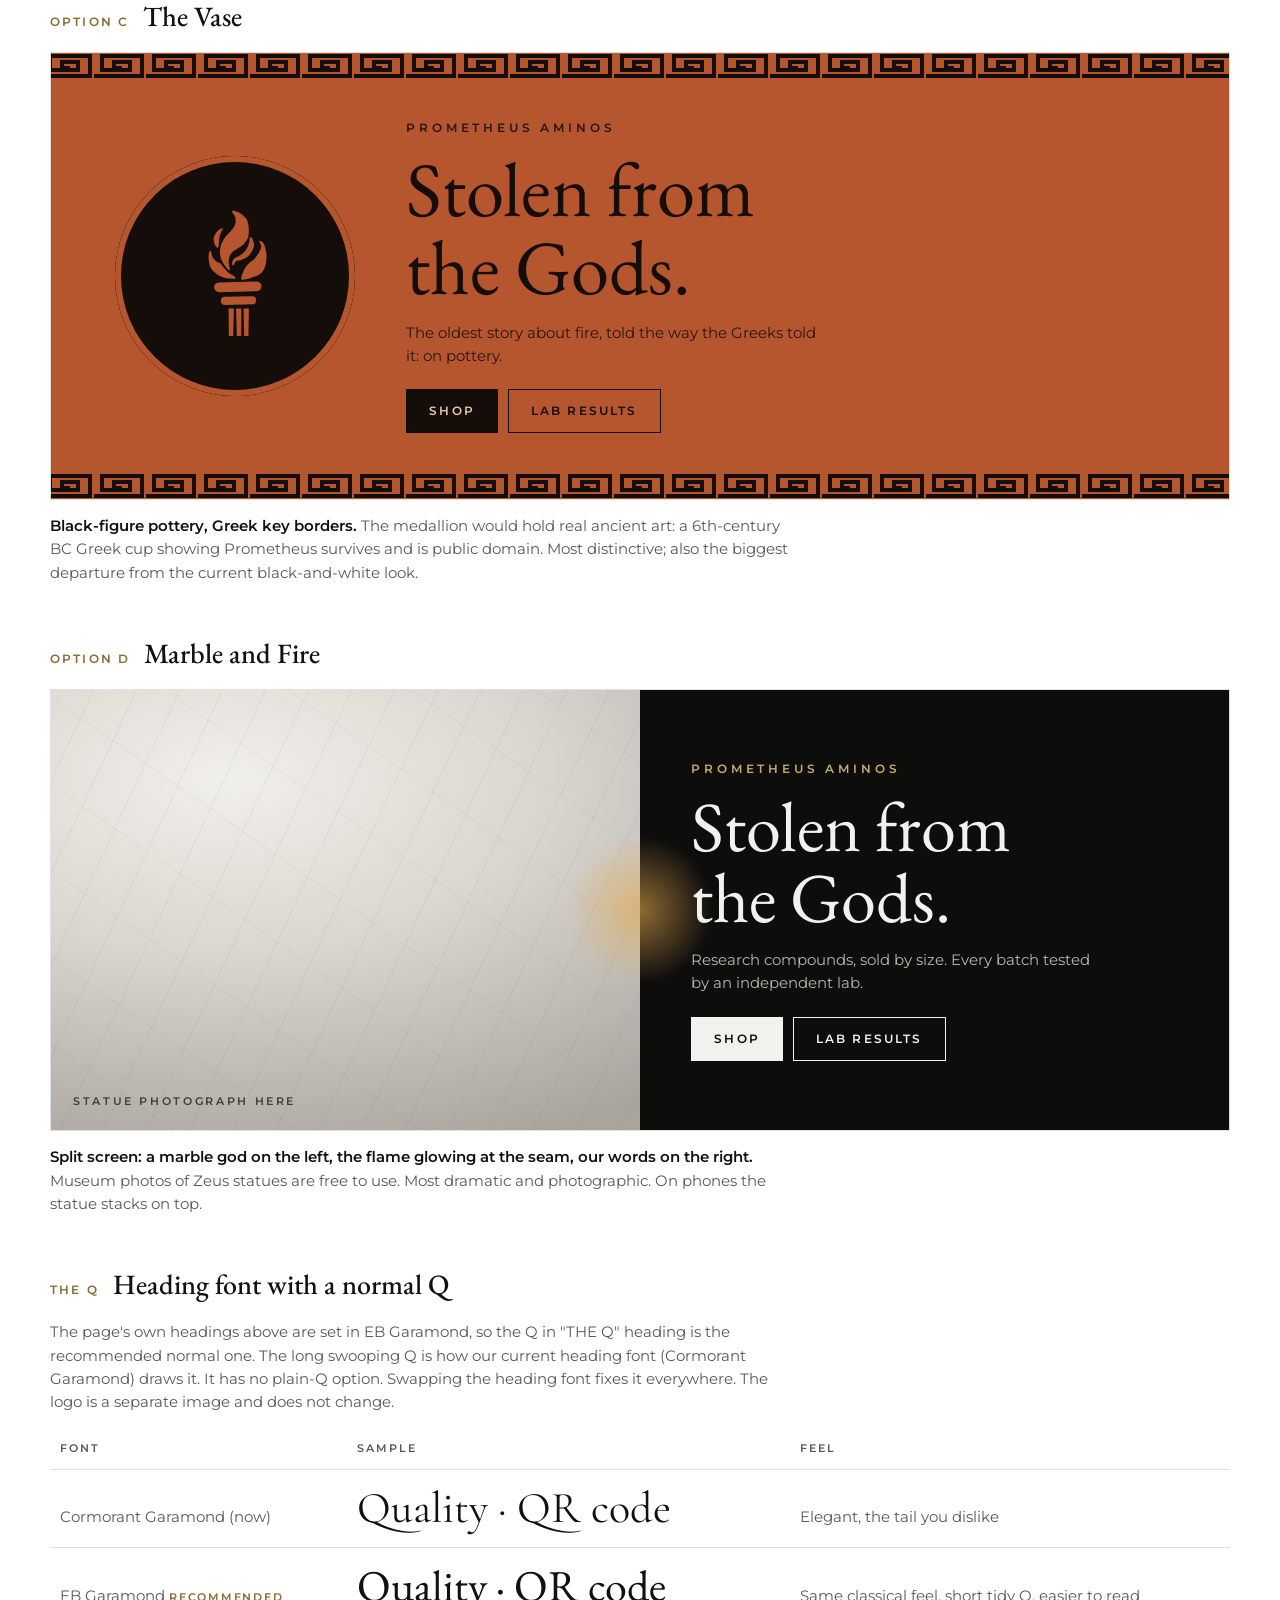
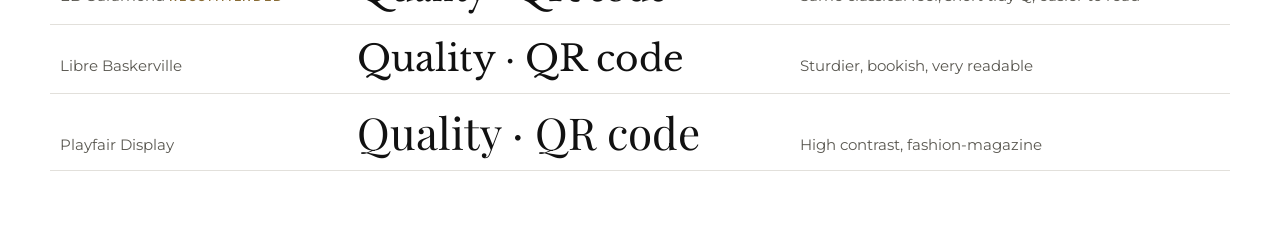
<file: concepts/first-four-directions.html>
<!doctype html>
<html lang="en">
<head>
<meta charset="utf-8">
<meta name="viewport" content="width=device-width, initial-scale=1, viewport-fit=cover">
<title>Stolen from the Gods</title>
<link rel="preconnect" href="https://fonts.googleapis.com">
<link rel="stylesheet" href="https://fonts.googleapis.com/css2?family=Cormorant+Garamond:ital,wght@0,400;0,500;1,400&family=EB+Garamond:wght@400;500&family=Libre+Baskerville&family=Playfair+Display:wght@400;500&family=Montserrat:wght@400;500;600&display=swap">
<style>
/* Layout: one review sheet — a stack of full-width hero mockups, each labelled A–D, then a type comparison. */
:root{
  --bg:#ffffff; --fg:#111111; --muted:#5a5851; --line:#e2e0db; --panel:#f6f5f2; --gold-text:#886b35;
  --display:'EB Garamond',Georgia,serif; --sans:'Montserrat',system-ui,sans-serif;
}
@media (prefers-color-scheme:dark){:root:not([data-theme="light"]){--bg:#0a0a0a;--fg:#f2f1ed;--muted:#b4b0a4;--line:#2a2a2a;--panel:#111111;--gold-text:#d4b47a;color-scheme:dark}}
:root[data-theme="dark"]{--bg:#0a0a0a;--fg:#f2f1ed;--muted:#b4b0a4;--line:#2a2a2a;--panel:#111111;--gold-text:#d4b47a;color-scheme:dark}
body{background:var(--bg);color:var(--fg);font-family:var(--sans);font-size:15px;line-height:1.55}
.wrap{max-width:1180px;margin:0 auto;padding-left:max(16px,env(safe-area-inset-left,0px));padding-right:max(16px,env(safe-area-inset-right,0px));padding-block:40px 64px;display:grid;gap:48px}
header h1{font-family:var(--display);font-weight:400;font-size:clamp(34px,5vw,48px);margin:0;text-wrap:balance}
header p{margin:8px 0 0;color:var(--muted);max-width:62ch}
.opt{display:grid;gap:14px}
.opt-head{display:flex;gap:14px;align-items:baseline;flex-wrap:wrap}
.tag{font-weight:600;font-size:12px;letter-spacing:.18em;color:var(--gold-text)}
.opt-head h2{font-family:var(--display);font-weight:500;font-size:28px;margin:0}
.note{color:var(--muted);margin:0;max-width:75ch}
.note b{color:var(--fg);font-weight:600}
.hero{position:relative;overflow:hidden;min-height:420px;display:grid;align-items:center;border:1px solid var(--line)}
.mark{display:block}
.kicker{font-family:var(--sans);font-weight:600;font-size:12px;letter-spacing:.32em;text-transform:uppercase}
.h{font-family:var(--display);font-weight:400;line-height:1.02;margin:12px 0 14px;text-wrap:balance}
.sub{font-size:15px;max-width:42ch;margin:0 0 22px}
.btns{display:flex;gap:10px;flex-wrap:wrap}
.btn{font:600 12px/1 var(--sans);letter-spacing:.18em;text-transform:uppercase;padding:15px 22px;border:1px solid currentColor;background:none;color:inherit}
.btn.solid{border-color:transparent}

/* A — The Theft: black, torch, living flame */
.a{background:#050505;color:#f2f1ed}
.a .inner{display:grid;grid-template-columns:1.15fr .85fr;gap:24px;align-items:center;padding:56px clamp(20px,5vw,64px)}
.a .h{font-size:clamp(44px,7vw,92px)}
.a .kicker{color:#c9a96b}
.a .sub{color:#b9b6ad}
.a .btn.solid{background:#f2f1ed;color:#050505}
.a .torch{position:relative;justify-self:center;width:min(220px,40vw)}
.a .torch svg{width:100%;height:auto;position:relative;z-index:1}
.a .glow{position:absolute;left:50%;top:22%;width:150%;aspect-ratio:1;transform:translate(-50%,-50%);background:radial-gradient(circle,rgba(232,170,80,.55) 0%,rgba(200,120,40,.18) 35%,transparent 65%);animation:breathe 3.6s ease-in-out infinite;border-radius:50%}
@keyframes breathe{0%,100%{opacity:.75;transform:translate(-50%,-50%) scale(.94)}50%{opacity:1;transform:translate(-50%,-50%) scale(1.04)}}

/* B — Olympus to earth: the flame crosses from the god's side to ours */
.b{background:linear-gradient(180deg,#f4f2ed 0%,#ffffff 100%);color:#111}
.b .inner{position:relative;min-height:440px;padding:48px clamp(20px,5vw,64px);display:grid;grid-template-columns:1fr 1fr;align-items:end}
.b .olympus{position:absolute;right:0;top:0;width:55%;height:62%;border-left:1px solid #d8d4ca;border-bottom:1px solid #d8d4ca;background:repeating-linear-gradient(90deg,transparent 0 46px,rgba(17,17,17,.05) 46px 48px)}
.b .olympus span{position:absolute;right:18px;top:14px;font:600 11px var(--sans);letter-spacing:.3em;color:#6a6962}
.b svg.arc{position:absolute;inset:0;width:100%;height:100%}
.b .h{font-size:clamp(40px,6vw,80px)}
.b .kicker{color:#886b35}
.b .sub{color:#4b4a44}
.b .btn.solid{background:#111;color:#fff}
.b .torch{justify-self:end;width:min(120px,22vw);margin-bottom:8px}

/* C — Black-figure vase: Greek key frieze, terracotta */
.c{background:#b5562f;color:#140d09}
.c .key{height:26px;background-color:#140d09;-webkit-mask:var(--meander) repeat-x center/52px 26px;mask:var(--meander) repeat-x center/52px 26px}
.c .inner{display:grid;grid-template-columns:auto 1fr;gap:clamp(20px,4vw,56px);align-items:center;padding:40px clamp(20px,5vw,64px)}
.c .medallion{width:min(240px,34vw);aspect-ratio:1;border-radius:50%;background:#140d09;display:grid;place-items:center;box-shadow:inset 0 0 0 6px #b5562f,inset 0 0 0 9px #140d09}
.c .medallion svg{width:42%;height:auto}
.c .h{font-size:clamp(40px,6vw,82px)}
.c .kicker{color:#2a160c}
.c .sub{color:#2a160c}
.c .btn.solid{background:#140d09;color:#e9c9a8}
.c{--meander:url("data:image/svg+xml,%3Csvg xmlns='http://www.w3.org/2000/svg' viewBox='0 0 52 26'%3E%3Cpath d='M0 23h48V3H8v14h28V9H20v6h8' fill='none' stroke='black' stroke-width='4'/%3E%3C/svg%3E")}

/* D — Marble and fire: split, statue photo left, vials right */
.d{background:#0d0d0c;color:#f2f1ed}
.d .inner{display:grid;grid-template-columns:1fr 1fr;min-height:440px}
.d .marble{position:relative;background:radial-gradient(120% 90% at 30% 20%,#f1efea 0%,#d9d6cf 45%,#a9a59d 100%);display:grid;place-items:end start;padding:22px;color:#3f3e3a}
.d .marble::after{content:"";position:absolute;inset:0;background:repeating-linear-gradient(115deg,transparent 0 38px,rgba(90,88,81,.08) 38px 39px),repeating-linear-gradient(35deg,transparent 0 70px,rgba(90,88,81,.06) 70px 71px)}
.d .marble small{position:relative;z-index:1;font:600 11px var(--sans);letter-spacing:.24em;text-transform:uppercase}
.d .copy{padding:48px clamp(20px,4vw,56px);display:grid;align-content:center;position:relative}
.d .copy::before{content:"";position:absolute;left:-1px;top:50%;width:160px;height:160px;transform:translate(-50%,-50%);background:radial-gradient(circle,rgba(232,170,80,.6),transparent 65%)}
.d .h{font-size:clamp(40px,5.5vw,76px);position:relative}
.d .kicker{color:#c9a96b;position:relative}
.d .sub{color:#b9b6ad;position:relative}
.d .btns{position:relative}
.d .btn.solid{background:#f2f1ed;color:#0d0d0c}

.cmp{width:100%;border-collapse:collapse}
.tbl{overflow-x:auto}
.cmp th,.cmp td{border-bottom:1px solid var(--line);padding:14px 10px;text-align:left;vertical-align:baseline}
.cmp th{font:600 11px var(--sans);letter-spacing:.18em;text-transform:uppercase;color:var(--muted)}
.cmp td.s{font-size:44px;line-height:1.1;white-space:nowrap}
.cmp td.n{color:var(--muted);min-width:180px}
.pick{font:600 11px var(--sans);letter-spacing:.16em;color:var(--gold-text)}

@media (max-width:760px){
  .a .inner,.b .inner,.d .inner{grid-template-columns:1fr}
  .c .inner{grid-template-columns:1fr}
  .a .torch{order:-1;width:120px}
  .b .olympus{width:100%;height:30%}
  .b .torch{justify-self:start}
  .d .marble{min-height:200px}
  .d .copy::before{left:50%;top:0}
}
/* Motion: the flame is alive in every option */
.flame{transform-box:fill-box;transform-origin:50% 100%;animation:flicker 1.6s ease-in-out infinite}
@keyframes flicker{0%,100%{transform:scale(1,1) skewX(0)}20%{transform:scale(.97,1.05) skewX(-2deg)}45%{transform:scale(1.03,.96) skewX(2deg)}70%{transform:scale(.98,1.04) skewX(-1deg)}}
.embers{position:absolute;left:50%;top:18%;width:60%;height:60%;transform:translateX(-50%);pointer-events:none}
.embers i{position:absolute;bottom:0;width:4px;height:4px;border-radius:50%;background:#f0b860;box-shadow:0 0 8px 2px rgba(240,170,80,.7);opacity:0;animation:rise 3.2s linear infinite}
.embers i:nth-child(1){left:42%;animation-delay:0s}
.embers i:nth-child(2){left:55%;animation-delay:.8s}
.embers i:nth-child(3){left:48%;animation-delay:1.6s}
.embers i:nth-child(4){left:60%;animation-delay:2.2s}
.embers i:nth-child(5){left:38%;animation-delay:2.7s}
@keyframes rise{0%{transform:translate(0,0);opacity:0}15%{opacity:1}100%{transform:translate(14px,-150px);opacity:0}}
.d .copy::before{animation:pulse 3s ease-in-out infinite}
@keyframes pulse{0%,100%{opacity:.6}50%{opacity:1}}
@media (prefers-reduced-motion:reduce){.a .glow,.flame,.embers i,.d .copy::before{animation:none}.embers{display:none}}
</style>
</head>
<body>


<div class="wrap">
  <header>
    <h1>Stolen from the Gods</h1>
    <p>Four directions for the home page hero, built on Matt's line. These are layout and mood mockups at real size. The final art for B, C and D would be a commissioned illustration or public-domain museum artwork, not what is drawn here.</p>
  </header>

  <section class="opt" aria-labelledby="a-h">
    <div class="opt-head"><span class="tag">OPTION A</span><h2 id="a-h">The Theft</h2></div>
    <div class="hero a"><div class="inner">
      <div>
        <div class="kicker">Prometheus Aminos</div>
        <p class="h">Stolen from<br>the Gods.</p>
        <p class="sub">Research compounds, sold by size. Every batch tested by an independent lab.</p>
        <div class="btns"><span class="btn solid">Shop</span><span class="btn">Lab Results</span></div>
      </div>
      <div class="torch"><div class="glow"></div><div class="embers" aria-hidden="true"><i></i><i></i><i></i><i></i><i></i></div><svg viewBox="0 0 64 84" fill="#f2f1ed" aria-label="Torch"><g transform="translate(-37.4 -51.3) scale(.1535)"><g class="flame"><path d="M476.76 621.82C474.5 613.03 478.93 603.82 481.89 595.71C486.57 582.91 493.49 569.14 503.23 559.25C508.35 554.05 514.8 550.08 520.52 545.59C527.35 540.24 533.65 533.49 538.93 526.61C546.05 517.3 559.65 495.59 558.56 483.67C557.85 475.84 551.12 469.46 551.17 461.58C565.76 460.85 573.36 479.36 576.17 491.08C576.86 493.97 576.76 496.94 577.39 499.82C578.85 506.5 580.83 512.64 580.97 519.64C581.46 544.37 578.69 576.5 559.14 594.31C548.8 603.72 528.8 611.22 515.65 615.56C505.72 618.84 486.77 625.53 476.76 621.82Z"/><path d="M347.56 501.8C354.4 505.270 353.37 517.97 355.31 524.52C357.62 532.34 366.71 542.24 373.19 547.1C379.16 551.58 386.09 552.01 390.73 555.43C394.690 558.35 402.48 570.58 405.92 575.2C413.03 584.78 426.23 596.58 436.7 602.28C440.5 604.34 452.02 609.61 452.62 614.07C453.37 619.6 445.04 619.03 441.76 618.61C433.02 617.49 423.93 618.08 415.27 616.7C411.74 616.14 408.26 614.55 404.75 613.71C384.76 608.93 356.96 589.17 348.62 570.11C346.37 564.98 344.07 558.33 343.25 552.78C342.82 549.89 343.17 546.95 342.6 544.07C340.49 533.45 339.96 510.37 347.56 501.8Z"/><path d="M438.05 338.18C446.88 334.78 458.18 341.2 466.23 344.6C474.22 347.97 479.74 352.68 485.9 358.66C488.72 361.39 491.92 363.27 494.3 366.49C497.4 370.69 501.01 377.04 502.46 382.06C503.12 384.35 503.05 386.78 503.64 389.08C504.41 392.18 505.74 395.1 506.38 398.24C507.03 401.4 506.86 404.59 507.18 407.78C508.48 421.12 507.98 430.73 505.57 443.98C504.84 448 502.91 451.22 501.15 454.83C496 465.37 488.16 474.95 478.74 482.07C461.78 494.88 438.93 502.13 429.4 522.9C423.16 536.52 424.04 550.42 425.94 564.86C426.81 571.44 431.02 578.21 428.75 584.81C419.95 580.88 411.02 567.28 405.27 559.54C379.28 524.58 384.42 480.89 409.74 447.37C423.42 429.27 443.39 414.94 450.86 392.81C455.28 379.75 453.98 368.23 447.72 356C444.73 350.15 437.96 345.11 438.05 338.18Z"/><path d="M444.44 564.49C434.36 562.81 439.13 545.75 443.21 540.13C450.01 530.78 456.88 531.04 465.72 525.92C476.63 519.6 485.85 511.68 493.71 501.88C504.24 488.73 508.63 472.42 511.1 456.01C511.39 454.07 510.51 452 510.86 450.09C511.51 446.57 516.2 446.24 518.63 447.75C524.23 451.22 525.03 459.48 526.89 465.14C528.42 469.8 529.77 474.04 529.51 479.02C528.82 492.18 517.45 513.23 508.12 522.42C502.69 527.77 495.2 532.39 488.4 535.79C483.61 538.18 478.34 540.91 473.13 542.14C467.62 543.450 461.57 543.07 456.4 545.63C448.92 549.33 448.08 557.93 444.44 564.49Z"/><path d="M401.88 409.68C399.91 415.08 396 419.83 393.36 424.96C389.49 432.5 387.37 442.11 385.72 450.4C383.35 462.31 385.22 480.27 380.94 490.73C370.77 490.1 365.99 475.55 364.2 467.24C360.27 448.95 362.55 441.29 374.3 426.62C377.5 422.62 379.89 419.05 384.2 416.12C389.75 412.35 394.78 408.2 401.88 409.68Z"/></g><rect x="364" y="632" width="196" height="40" rx="20" transform="rotate(-1.5 462 652)"/><rect x="392" y="692" width="146" height="34" rx="17" transform="rotate(-1.5 465 709)"/><path d="M424 742h22l-3 113h-18z"/><path d="M455 742h22l-1 113h-18z"/><path d="M486 742h22l-2 113h-18z"/></g></svg></div>
    </div></div>
    <p class="note"><b>Black, the torch, a slow living glow on the flame.</b> Uses only what we already own (the logo), so it can ship this week. Strongest brand moment for the least risk.</p>
  </section>

  <section class="opt" aria-labelledby="b-h">
    <div class="opt-head"><span class="tag">OPTION B</span><h2 id="b-h">Olympus to Earth</h2></div>
    <div class="hero b"><div class="inner">
      <div class="olympus"><span>OLYMPUS</span></div>
      <svg class="arc" viewBox="0 0 1000 440" preserveAspectRatio="none" aria-hidden="true"><path d="M760 120 C 700 260, 900 300, 880 380" fill="none" stroke="#b8914a" stroke-width="1.5" stroke-dasharray="3 7"/><circle cx="760" cy="120" r="5" fill="#b8914a"/><circle r="6" fill="#e8a24a"><animateMotion dur="3s" repeatCount="indefinite" path="M760 120 C 700 260, 900 300, 880 380"/><animate attributeName="opacity" values="0;1;1;0" dur="3s" repeatCount="indefinite"/></circle></svg>
      <div>
        <div class="kicker">Prometheus Aminos</div>
        <p class="h">Stolen from<br>the Gods.</p>
        <p class="sub">Brought down for the bench. Every batch tested by an independent lab.</p>
        <div class="btns"><span class="btn solid">Shop</span><span class="btn">Lab Results</span></div>
      </div>
      <svg class="torch" viewBox="0 0 64 84" fill="#111" aria-label="Torch"><g transform="translate(-37.4 -51.3) scale(.1535)"><g class="flame"><path d="M476.76 621.82C474.5 613.03 478.93 603.82 481.89 595.71C486.57 582.91 493.49 569.14 503.23 559.25C508.35 554.05 514.8 550.08 520.52 545.59C527.35 540.24 533.65 533.49 538.93 526.61C546.05 517.3 559.65 495.59 558.56 483.67C557.85 475.84 551.12 469.46 551.17 461.58C565.76 460.85 573.36 479.36 576.17 491.08C576.86 493.97 576.76 496.94 577.39 499.82C578.85 506.5 580.83 512.64 580.97 519.64C581.46 544.37 578.69 576.5 559.14 594.31C548.8 603.72 528.8 611.22 515.65 615.56C505.72 618.84 486.77 625.53 476.76 621.82Z"/><path d="M347.56 501.8C354.4 505.270 353.37 517.97 355.31 524.52C357.62 532.34 366.71 542.24 373.19 547.1C379.16 551.58 386.09 552.01 390.73 555.43C394.690 558.35 402.48 570.58 405.92 575.2C413.03 584.78 426.23 596.58 436.7 602.28C440.5 604.34 452.02 609.61 452.62 614.07C453.37 619.6 445.04 619.03 441.76 618.61C433.02 617.49 423.93 618.08 415.27 616.7C411.74 616.14 408.26 614.55 404.75 613.71C384.76 608.93 356.96 589.17 348.62 570.11C346.37 564.98 344.07 558.33 343.25 552.78C342.82 549.89 343.17 546.95 342.6 544.07C340.49 533.45 339.96 510.37 347.56 501.8Z"/><path d="M438.05 338.18C446.88 334.78 458.18 341.2 466.23 344.6C474.22 347.97 479.74 352.68 485.9 358.66C488.72 361.39 491.92 363.27 494.3 366.49C497.4 370.69 501.01 377.04 502.46 382.06C503.12 384.35 503.05 386.78 503.64 389.08C504.41 392.18 505.74 395.1 506.38 398.24C507.03 401.4 506.86 404.59 507.18 407.78C508.48 421.12 507.98 430.73 505.57 443.98C504.84 448 502.91 451.22 501.15 454.83C496 465.37 488.16 474.95 478.74 482.07C461.78 494.88 438.93 502.13 429.4 522.9C423.16 536.52 424.04 550.42 425.94 564.86C426.81 571.44 431.02 578.21 428.75 584.81C419.95 580.88 411.02 567.28 405.27 559.54C379.28 524.58 384.42 480.89 409.74 447.37C423.42 429.27 443.39 414.94 450.86 392.81C455.28 379.75 453.98 368.23 447.72 356C444.73 350.15 437.96 345.11 438.05 338.18Z"/><path d="M444.44 564.49C434.36 562.81 439.13 545.75 443.21 540.13C450.01 530.78 456.88 531.04 465.72 525.92C476.63 519.6 485.85 511.68 493.71 501.88C504.24 488.73 508.63 472.42 511.1 456.01C511.39 454.07 510.51 452 510.86 450.09C511.51 446.57 516.2 446.24 518.63 447.75C524.23 451.22 525.03 459.48 526.89 465.14C528.42 469.8 529.77 474.04 529.51 479.02C528.82 492.18 517.45 513.23 508.12 522.42C502.69 527.77 495.2 532.39 488.4 535.79C483.61 538.18 478.34 540.91 473.13 542.14C467.62 543.450 461.57 543.07 456.4 545.63C448.92 549.33 448.08 557.93 444.44 564.49Z"/><path d="M401.88 409.68C399.91 415.08 396 419.83 393.36 424.96C389.49 432.5 387.37 442.11 385.72 450.4C383.35 462.31 385.22 480.27 380.94 490.73C370.77 490.1 365.99 475.55 364.2 467.24C360.27 448.95 362.55 441.29 374.3 426.62C377.5 422.62 379.89 419.05 384.2 416.12C389.75 412.35 394.78 408.2 401.88 409.68Z"/></g><rect x="364" y="632" width="196" height="40" rx="20" transform="rotate(-1.5 462 652)"/><rect x="392" y="692" width="146" height="34" rx="17" transform="rotate(-1.5 465 709)"/><path d="M424 742h22l-3 113h-18z"/><path d="M455 742h22l-1 113h-18z"/><path d="M486 742h22l-2 113h-18z"/></g></svg>
    </div></div>
    <p class="note"><b>Your idea: the god's side and ours.</b> The top right becomes a classical engraving (a god's hand, temple columns). A gold line traces the flame falling from it into our torch. Light and airy, matches the current site. Needs one commissioned engraving.</p>
  </section>

  <section class="opt" aria-labelledby="c-h">
    <div class="opt-head"><span class="tag">OPTION C</span><h2 id="c-h">The Vase</h2></div>
    <div class="hero c">
      <div class="key"></div>
      <div class="inner">
        <div class="medallion"><svg viewBox="0 0 64 84" fill="#b5562f" aria-label="Torch"><g transform="translate(-37.4 -51.3) scale(.1535)"><g class="flame"><path d="M476.76 621.82C474.5 613.03 478.93 603.82 481.89 595.71C486.57 582.91 493.49 569.14 503.23 559.25C508.35 554.05 514.8 550.08 520.52 545.59C527.35 540.24 533.65 533.49 538.93 526.61C546.05 517.3 559.65 495.59 558.56 483.67C557.85 475.84 551.12 469.46 551.17 461.58C565.76 460.85 573.36 479.36 576.17 491.08C576.86 493.97 576.76 496.94 577.39 499.82C578.85 506.5 580.83 512.64 580.97 519.64C581.46 544.37 578.69 576.5 559.14 594.31C548.8 603.72 528.8 611.22 515.65 615.56C505.72 618.84 486.77 625.53 476.76 621.82Z"/><path d="M347.56 501.8C354.4 505.270 353.37 517.97 355.31 524.52C357.62 532.34 366.71 542.24 373.19 547.1C379.16 551.58 386.09 552.01 390.73 555.43C394.690 558.35 402.48 570.58 405.92 575.2C413.03 584.78 426.23 596.58 436.7 602.28C440.5 604.34 452.02 609.61 452.62 614.07C453.37 619.6 445.04 619.03 441.76 618.61C433.02 617.49 423.93 618.08 415.27 616.7C411.74 616.14 408.26 614.55 404.75 613.71C384.76 608.93 356.96 589.17 348.62 570.11C346.37 564.98 344.07 558.33 343.25 552.78C342.82 549.89 343.17 546.95 342.6 544.07C340.49 533.45 339.96 510.37 347.56 501.8Z"/><path d="M438.05 338.18C446.88 334.78 458.18 341.2 466.23 344.6C474.22 347.97 479.74 352.68 485.9 358.66C488.72 361.39 491.92 363.27 494.3 366.49C497.4 370.69 501.01 377.04 502.46 382.06C503.12 384.35 503.05 386.78 503.64 389.08C504.41 392.18 505.74 395.1 506.38 398.24C507.03 401.4 506.86 404.59 507.18 407.78C508.48 421.12 507.98 430.73 505.57 443.98C504.84 448 502.91 451.22 501.15 454.83C496 465.37 488.16 474.95 478.74 482.07C461.78 494.88 438.93 502.13 429.4 522.9C423.16 536.52 424.04 550.42 425.94 564.86C426.81 571.44 431.02 578.21 428.75 584.81C419.95 580.88 411.02 567.28 405.27 559.54C379.28 524.58 384.42 480.89 409.74 447.37C423.42 429.27 443.39 414.94 450.86 392.81C455.28 379.75 453.98 368.23 447.72 356C444.73 350.15 437.96 345.11 438.05 338.18Z"/><path d="M444.44 564.49C434.36 562.81 439.13 545.75 443.21 540.13C450.01 530.78 456.88 531.04 465.72 525.92C476.63 519.6 485.85 511.68 493.71 501.88C504.24 488.73 508.63 472.42 511.1 456.01C511.39 454.07 510.51 452 510.86 450.09C511.51 446.57 516.2 446.24 518.63 447.75C524.23 451.22 525.03 459.48 526.89 465.14C528.42 469.8 529.77 474.04 529.51 479.02C528.82 492.18 517.45 513.23 508.12 522.42C502.69 527.77 495.2 532.39 488.4 535.79C483.61 538.18 478.34 540.91 473.13 542.14C467.62 543.450 461.57 543.07 456.4 545.63C448.92 549.33 448.08 557.93 444.44 564.49Z"/><path d="M401.88 409.68C399.91 415.08 396 419.83 393.36 424.96C389.49 432.5 387.37 442.11 385.72 450.4C383.35 462.31 385.22 480.27 380.94 490.73C370.77 490.1 365.99 475.55 364.2 467.24C360.27 448.95 362.55 441.29 374.3 426.62C377.5 422.62 379.89 419.05 384.2 416.12C389.75 412.35 394.78 408.2 401.88 409.68Z"/></g><rect x="364" y="632" width="196" height="40" rx="20" transform="rotate(-1.5 462 652)"/><rect x="392" y="692" width="146" height="34" rx="17" transform="rotate(-1.5 465 709)"/><path d="M424 742h22l-3 113h-18z"/><path d="M455 742h22l-1 113h-18z"/><path d="M486 742h22l-2 113h-18z"/></g></svg></div>
        <div>
          <div class="kicker">Prometheus Aminos</div>
          <p class="h">Stolen from<br>the Gods.</p>
          <p class="sub">The oldest story about fire, told the way the Greeks told it: on pottery.</p>
          <div class="btns"><span class="btn solid">Shop</span><span class="btn">Lab Results</span></div>
        </div>
      </div>
      <div class="key"></div>
    </div>
    <p class="note"><b>Black-figure pottery, Greek key borders.</b> The medallion would hold real ancient art: a 6th-century BC Greek cup showing Prometheus survives and is public domain. Most distinctive; also the biggest departure from the current black-and-white look.</p>
  </section>

  <section class="opt" aria-labelledby="d-h">
    <div class="opt-head"><span class="tag">OPTION D</span><h2 id="d-h">Marble and Fire</h2></div>
    <div class="hero d"><div class="inner">
      <div class="marble"><small>Statue photograph here</small></div>
      <div class="copy">
        <div class="kicker">Prometheus Aminos</div>
        <p class="h">Stolen from<br>the Gods.</p>
        <p class="sub">Research compounds, sold by size. Every batch tested by an independent lab.</p>
        <div class="btns"><span class="btn solid">Shop</span><span class="btn">Lab Results</span></div>
      </div>
    </div></div>
    <p class="note"><b>Split screen: a marble god on the left, the flame glowing at the seam, our words on the right.</b> Museum photos of Zeus statues are free to use. Most dramatic and photographic. On phones the statue stacks on top.</p>
  </section>

  <section class="opt" aria-labelledby="q-h">
    <div class="opt-head"><span class="tag">THE Q</span><h2 id="q-h">Heading font with a normal Q</h2></div>
    <p class="note">The page's own headings above are set in EB Garamond, so the Q in "THE Q" heading is the recommended normal one. The long swooping Q is how our current heading font (Cormorant Garamond) draws it. It has no plain-Q option. Swapping the heading font fixes it everywhere. The logo is a separate image and does not change.</p>
    <div class="tbl"><table class="cmp">
      <thead><tr><th>Font</th><th>Sample</th><th>Feel</th></tr></thead>
      <tbody>
        <tr><td class="n">Cormorant Garamond (now)</td><td class="s" style="font-family:'Cormorant Garamond',serif">Quality · QR code</td><td class="n">Elegant, the tail you dislike</td></tr>
        <tr><td class="n">EB Garamond <span class="pick">RECOMMENDED</span></td><td class="s" style="font-family:'EB Garamond',serif">Quality · QR code</td><td class="n">Same classical feel, short tidy Q, easier to read</td></tr>
        <tr><td class="n">Libre Baskerville</td><td class="s" style="font-family:'Libre Baskerville',serif;font-size:36px">Quality · QR code</td><td class="n">Sturdier, bookish, very readable</td></tr>
        <tr><td class="n">Playfair Display</td><td class="s" style="font-family:'Playfair Display',serif">Quality · QR code</td><td class="n">High contrast, fashion-magazine</td></tr>
      </tbody>
    </table></div>
  </section>
</div>

</body>
</html>
</file>
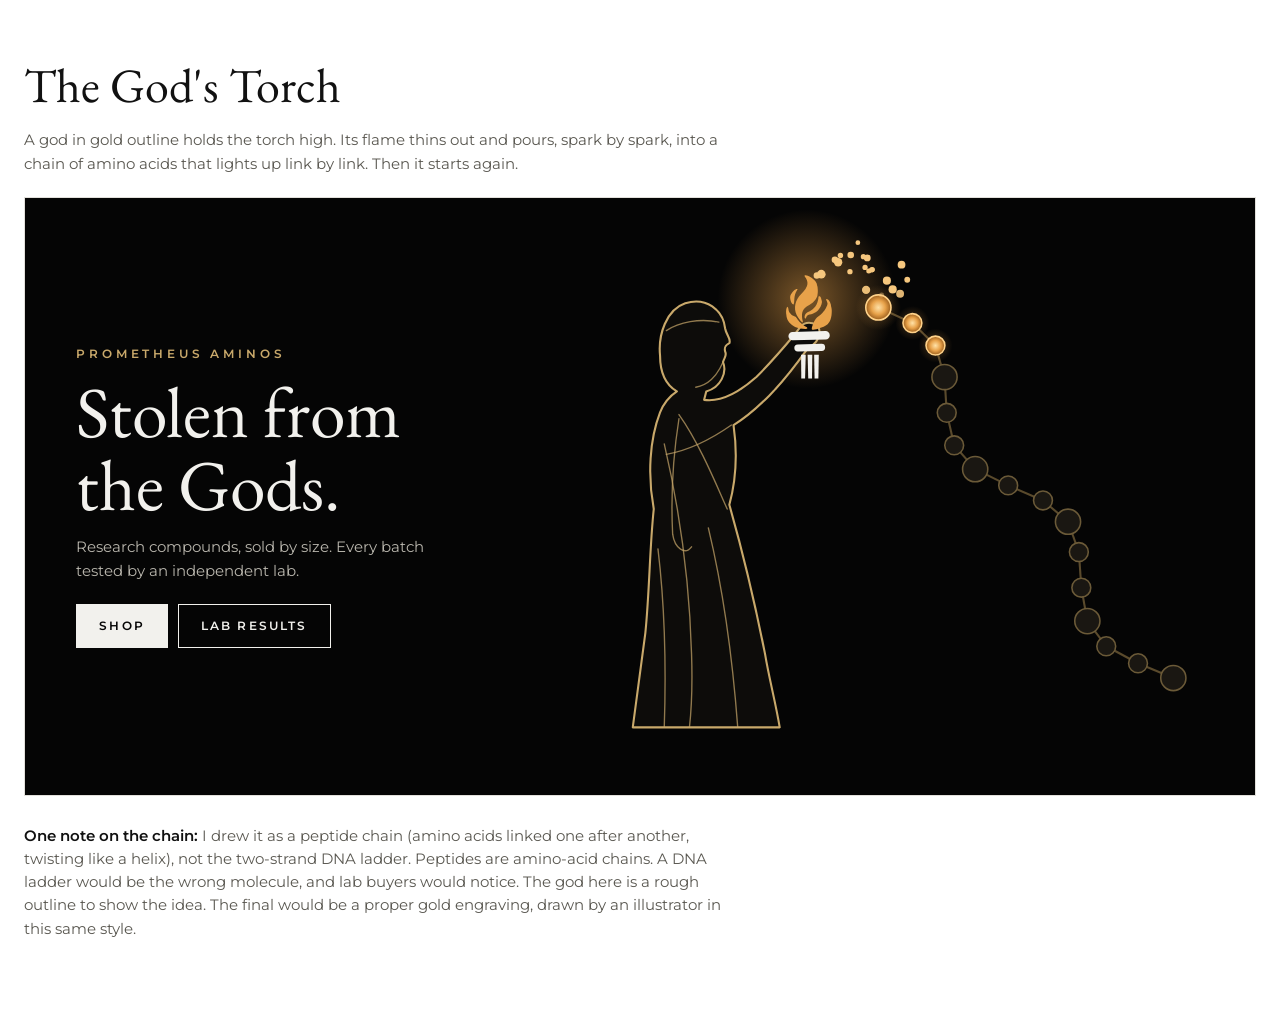
<file: concepts/god-torch-chain.html>
<!doctype html>
<html lang="en">
<head>
<meta charset="utf-8">
<meta name="viewport" content="width=device-width, initial-scale=1, viewport-fit=cover">
<title>The God's Torch</title>
<link rel="stylesheet" href="https://fonts.googleapis.com/css2?family=EB+Garamond:wght@400;500&family=Montserrat:wght@400;500;600&display=swap">
<style>
/* Layout: one black hero (option A's world). Copy left; art right: a god in outline holds the torch, its flame drains into a chain of amino acids. */
:root{
  --bg:#ffffff; --fg:#111111; --muted:#5a5851; --line:#e2e0db; --gold-text:#886b35;
  --night:#050505; --ivory:#f2f1ed; --ash:#b9b6ad; --gold:#c9a96b; --ember:#e8a24a;
  --display:'EB Garamond',Georgia,serif; --sans:'Montserrat',system-ui,sans-serif;
}
@media (prefers-color-scheme:dark){:root:not([data-theme="light"]){--bg:#0a0a0a;--fg:#f2f1ed;--muted:#b4b0a4;--line:#2a2a2a;--gold-text:#d4b47a;color-scheme:dark}}
:root[data-theme="dark"]{--bg:#0a0a0a;--fg:#f2f1ed;--muted:#b4b0a4;--line:#2a2a2a;--gold-text:#d4b47a;color-scheme:dark}
body{background:var(--bg);color:var(--fg);font-family:var(--sans);font-size:15px;line-height:1.55}
.wrap{max-width:1240px;margin:0 auto;padding-left:max(16px,env(safe-area-inset-left,0px));padding-right:max(16px,env(safe-area-inset-right,0px));padding-block:40px 64px;display:grid;gap:22px}
header h1{font-family:var(--display);font-weight:400;font-size:clamp(34px,5vw,48px);margin:0}
header p,.note{margin:6px 0 0;color:var(--muted);max-width:72ch}
.note b{color:var(--fg);font-weight:600}
.hero{background:var(--night);color:var(--ivory);display:grid;grid-template-columns:.8fr 1.2fr;align-items:center;gap:8px;padding:36px clamp(20px,4vw,52px);border:1px solid var(--line);overflow:hidden}
.copy{min-width:0}
.kicker{font-weight:600;font-size:12px;letter-spacing:.32em;text-transform:uppercase;color:var(--gold)}
.h{font-family:var(--display);font-weight:400;line-height:1.02;font-size:clamp(42px,5.6vw,78px);margin:12px 0 14px;text-wrap:balance}
.sub{color:var(--ash);max-width:38ch;margin:0 0 22px}
.btns{display:flex;gap:10px;flex-wrap:wrap}
.btn{font:600 12px/1 var(--sans);letter-spacing:.18em;text-transform:uppercase;padding:15px 22px;border:1px solid var(--ivory)}
.btn.solid{background:var(--ivory);color:var(--night)}
.art{width:100%;height:auto;display:block}
.god{fill:#0d0c0a;stroke:var(--gold);stroke-width:2;stroke-linejoin:round;stroke-linecap:round}
.fold{fill:none;stroke:var(--gold);stroke-width:1.3;stroke-linecap:round;opacity:.7}
.bond{stroke:#5a4a2c;stroke-width:2}
@media (max-width:820px){.hero{grid-template-columns:1fr}.art{order:-1}}
</style>
</head>
<body>

<div class="wrap">
  <header>
    <h1>The God's Torch</h1>
    <p>A god in gold outline holds the torch high. Its flame thins out and pours, spark by spark, into a chain of amino acids that lights up link by link. Then it starts again.</p>
  </header>

  <div class="hero">
    <div class="copy">
      <div class="kicker">Prometheus Aminos</div>
      <p class="h">Stolen from the Gods.</p>
      <p class="sub">Research compounds, sold by size. Every batch tested by an independent lab.</p>
      <div class="btns"><span class="btn solid">Shop</span><span class="btn">Lab Results</span></div>
    </div>

    <svg class="art" id="art" viewBox="0 0 640 500" style="overflow:visible" role="img" aria-label="A Greek god in gold outline raises a torch; its flame drains into a glowing chain of amino acids">
      <defs>
        <radialGradient id="haloGrad"><stop offset="0" stop-color="#e8a24a" stop-opacity=".55"/><stop offset="1" stop-color="#e8a24a" stop-opacity="0"/></radialGradient>
        <radialGradient id="bead"><stop offset="0" stop-color="#ffe2a8"/><stop offset=".55" stop-color="#e8a24a"/><stop offset="1" stop-color="#9a5d1c"/></radialGradient>
      </defs>

      <circle id="halo" cx="262" cy="62" r="90" fill="url(#haloGrad)"/>

      <!-- the god: standing, facing right, right arm raised with the torch -->
      <path class="god" d="M146 66
        C166 60 182 72 184 90 C185 96 190 100 188 104 C184 106 183 108 184 112 C186 116 183 118 182 122
        C186 132 180 146 166 150 L164 158
        C178 160 196 152 214 136 C228 122 240 108 250 96 L256 88
        C262 82 274 84 274 94 C274 100 268 106 262 110
        C252 124 240 140 226 154 C214 166 202 176 192 182
        C196 210 194 236 188 258
        C200 300 212 350 222 400 C226 424 232 446 236 470
        L96 470
        C100 440 104 410 108 380 C112 340 112 300 116 262
        C110 230 112 196 122 170 C126 160 132 154 138 150
        C128 144 122 132 122 116 C120 96 128 72 146 66 Z"/>
      <!-- beard, hair band, drapery folds, lowered arm -->
      <path class="fold" d="M182 122 C176 136 168 144 156 146"/>
      <path class="fold" d="M128 92 C140 84 160 80 178 84"/>
      <path class="fold" d="M140 172 C160 200 176 240 186 262"/>
      <path class="fold" d="M126 200 C140 260 150 330 152 400 C153 430 152 452 150 470"/>
      <path class="fold" d="M168 280 C180 330 190 390 196 470"/>
      <path class="fold" d="M120 300 C126 350 128 410 126 470"/>
      <path class="fold" d="M140 176 C134 214 132 246 134 286 C136 300 146 306 152 298"/>
      <path class="fold" d="M190 182 C170 196 150 206 128 210"/>

      <!-- torch in the raised hand -->
      <svg id="torch" x="220" y="33" width="84" height="110" viewBox="0 0 64 84">
        <g transform="translate(-37.4 -51.3) scale(.1535)">
          <g fill="#f2f1ed"><rect x="364" y="632" width="196" height="40" rx="20" transform="rotate(-1.5 462 652)"/><rect x="392" y="692" width="146" height="34" rx="17" transform="rotate(-1.5 465 709)"/><path d="M424 742h22l-3 113h-18z"/><path d="M455 742h22l-1 113h-18z"/><path d="M486 742h22l-2 113h-18z"/></g>
          <g id="flame" fill="#e8a24a" style="transform-origin:462px 630px"><path d="M476.76 621.82C474.5 613.03 478.93 603.82 481.89 595.71C486.57 582.91 493.49 569.14 503.23 559.25C508.35 554.05 514.8 550.08 520.52 545.59C527.35 540.24 533.65 533.49 538.93 526.61C546.05 517.3 559.65 495.59 558.56 483.67C557.85 475.84 551.12 469.46 551.17 461.58C565.76 460.85 573.36 479.36 576.17 491.08C576.86 493.97 576.76 496.94 577.39 499.82C578.85 506.5 580.83 512.64 580.97 519.64C581.46 544.37 578.69 576.5 559.14 594.31C548.8 603.72 528.8 611.22 515.65 615.56C505.72 618.84 486.77 625.53 476.76 621.82Z"/><path d="M347.56 501.8C354.4 505.27 353.37 517.97 355.31 524.52C357.62 532.34 366.71 542.24 373.19 547.1C379.16 551.58 386.09 552.01 390.73 555.43C394.69 558.35 402.48 570.58 405.92 575.2C413.03 584.78 426.23 596.58 436.7 602.28C440.5 604.34 452.02 609.61 452.62 614.07C453.37 619.6 445.04 619.03 441.76 618.61C433.02 617.49 423.93 618.08 415.27 616.7C411.74 616.14 408.26 614.55 404.75 613.71C384.76 608.93 356.96 589.17 348.62 570.11C346.37 564.98 344.07 558.33 343.25 552.78C342.82 549.89 343.17 546.95 342.6 544.07C340.49 533.45 339.96 510.37 347.56 501.8Z"/><path d="M438.05 338.18C446.88 334.78 458.18 341.2 466.23 344.6C474.22 347.97 479.74 352.68 485.9 358.66C488.72 361.39 491.92 363.27 494.3 366.49C497.4 370.69 501.01 377.04 502.46 382.06C503.12 384.35 503.05 386.78 503.64 389.08C504.41 392.18 505.74 395.1 506.38 398.24C507.03 401.4 506.86 404.59 507.18 407.78C508.48 421.12 507.98 430.73 505.57 443.98C504.84 448 502.91 451.22 501.15 454.83C496 465.37 488.16 474.95 478.74 482.07C461.78 494.88 438.93 502.13 429.4 522.9C423.16 536.52 424.04 550.42 425.94 564.86C426.81 571.44 431.02 578.21 428.75 584.81C419.95 580.88 411.02 567.28 405.27 559.54C379.28 524.58 384.42 480.89 409.74 447.37C423.42 429.27 443.39 414.94 450.86 392.81C455.28 379.75 453.98 368.23 447.72 356C444.73 350.15 437.96 345.11 438.05 338.18Z"/><path d="M444.44 564.49C434.36 562.81 439.13 545.75 443.21 540.13C450.01 530.78 456.88 531.04 465.72 525.92C476.63 519.6 485.85 511.68 493.71 501.88C504.24 488.73 508.63 472.42 511.1 456.01C511.39 454.07 510.51 452 510.86 450.09C511.51 446.57 516.2 446.24 518.63 447.75C524.23 451.22 525.03 459.48 526.89 465.14C528.42 469.8 529.77 474.04 529.51 479.02C528.82 492.18 517.45 513.23 508.12 522.42C502.69 527.77 495.2 532.39 488.4 535.79C483.61 538.18 478.34 540.91 473.13 542.14C467.62 543.45 461.57 543.07 456.4 545.63C448.92 549.33 448.08 557.93 444.44 564.49Z"/><path d="M401.88 409.68C399.91 415.08 396 419.83 393.36 424.96C389.49 432.5 387.37 442.11 385.72 450.4C383.35 462.31 385.22 480.27 380.94 490.73C370.77 490.1 365.99 475.55 364.2 467.24C360.27 448.95 362.55 441.29 374.3 426.62C377.5 422.62 379.89 419.05 384.2 416.12C389.75 412.35 394.78 408.2 401.88 409.68Z"/></g>
        </g>
      </svg>

      <g id="chain"></g>
      <g id="sparks"></g>
    </svg>
  </div>

  <p class="note"><b>One note on the chain:</b> I drew it as a peptide chain (amino acids linked one after another, twisting like a helix), not the two-strand DNA ladder. Peptides are amino-acid chains. A DNA ladder would be the wrong molecule, and lab buyers would notice. The god here is a rough outline to show the idea. The final would be a proper gold engraving, drawn by an illustrator in this same style.</p>
</div>

<script>
(function(){
  var NS='http://www.w3.org/2000/svg';
  var chain=document.getElementById('chain'), sparks=document.getElementById('sparks');
  var flame=document.getElementById('flame'), halo=document.getElementById('halo');
  var SRC={x:266,y:44};             // flame tip in art coordinates
  var N=16, beads=[], i;
  // helix-like peptide backbone: sweeps from near the torch out and down to the lower right
  for(i=0;i<N;i++){
    var t=i/(N-1);
    var cx=330+t*270, cy=70+t*360;
    var off=Math.sin(t*Math.PI*4.2)*34;
    beads.push({x:cx+off*0.55, y:cy-off*0.35, r:9+ (i%3===0?3:0)});
  }
  for(i=0;i<N-1;i++){
    var l=document.createElementNS(NS,'line');
    l.setAttribute('x1',beads[i].x);l.setAttribute('y1',beads[i].y);
    l.setAttribute('x2',beads[i+1].x);l.setAttribute('y2',beads[i+1].y);
    l.setAttribute('class','bond'); chain.appendChild(l); beads[i].bond=l;
  }
  beads.forEach(function(b){
    var g=document.createElementNS(NS,'circle');
    g.setAttribute('cx',b.x);g.setAttribute('cy',b.y);g.setAttribute('r',b.r*1.8);
    g.setAttribute('fill','url(#haloGrad)');g.setAttribute('opacity','0');
    var c=document.createElementNS(NS,'circle');
    c.setAttribute('cx',b.x);c.setAttribute('cy',b.y);c.setAttribute('r',b.r);
    c.setAttribute('fill','#1a1712');c.setAttribute('stroke','#6b5a38');c.setAttribute('stroke-width','1.5');
    chain.appendChild(g);chain.appendChild(c); b.glow=g; b.dot=c;
  });

  function light(b,on){
    b.dot.setAttribute('fill',on?'url(#bead)':'#1a1712');
    b.dot.setAttribute('stroke',on?'#ffd28a':'#6b5a38');
    b.glow.setAttribute('opacity',on?'0.55':'0');
    if(b.bond){b.bond.setAttribute('stroke',on?'#c9a96b':'#5a4a2c');}
  }
  function setFlame(s){
    flame.style.transform='scale('+s+')';
    halo.setAttribute('r',40+50*s); halo.setAttribute('opacity',0.4+0.6*s);
  }

  var reduce=window.matchMedia&&window.matchMedia('(prefers-reduced-motion: reduce)').matches;
  if(reduce){ beads.forEach(function(b){light(b,true);}); setFlame(0.45); return; }

  var T=9000, start=performance.now(), live=[], lastSpawn=0, lit=-1;
  function spawn(target,now){
    var s=document.createElementNS(NS,'circle'); s.setAttribute('r',2.2+Math.random()*2);
    s.setAttribute('fill','#f6c77e'); sparks.appendChild(s);
    live.push({el:s,t0:now,dur:900+Math.random()*500,b:beads[target],
      cx:(SRC.x+beads[target].x)/2+(Math.random()*80-20), cy:Math.min(SRC.y,beads[target].y)-30-Math.random()*60});
  }
  function frame(now){
    var p=((now-start)%T)/T;
    var fill=Math.min(p/0.75,1);
    setFlame(1-0.62*fill + 0.04*Math.sin(now/90));
    var want=Math.floor(fill*N)-1;
    if(p<0.02 && lit>=0){ beads.forEach(function(b){light(b,false);}); lit=-1; }
    if(p<0.78 && now-lastSpawn>45){ lastSpawn=now; spawn(Math.min(N-1,Math.max(0,want+1)),now); }
    live=live.filter(function(o){
      var k=(now-o.t0)/o.dur;
      if(k>=1){ o.el.remove(); return false; }
      var u=1-k, x=u*u*SRC.x+2*u*k*o.cx+k*k*o.b.x, y=u*u*SRC.y+2*u*k*o.cy+k*k*o.b.y;
      o.el.setAttribute('cx',x);o.el.setAttribute('cy',y);o.el.setAttribute('opacity',k<0.85?1:(1-k)/0.15);
      return true;
    });
    while(lit<want){ lit++; light(beads[lit],true); }
    if(p>0.92){ var fade=(1-p)/0.08; beads.forEach(function(b){ if(b.glow.getAttribute('opacity')!=='0') b.glow.setAttribute('opacity',0.55*fade); }); }
    requestAnimationFrame(frame);
  }
  requestAnimationFrame(frame);
})();
</script>

</body>
</html>
</file>
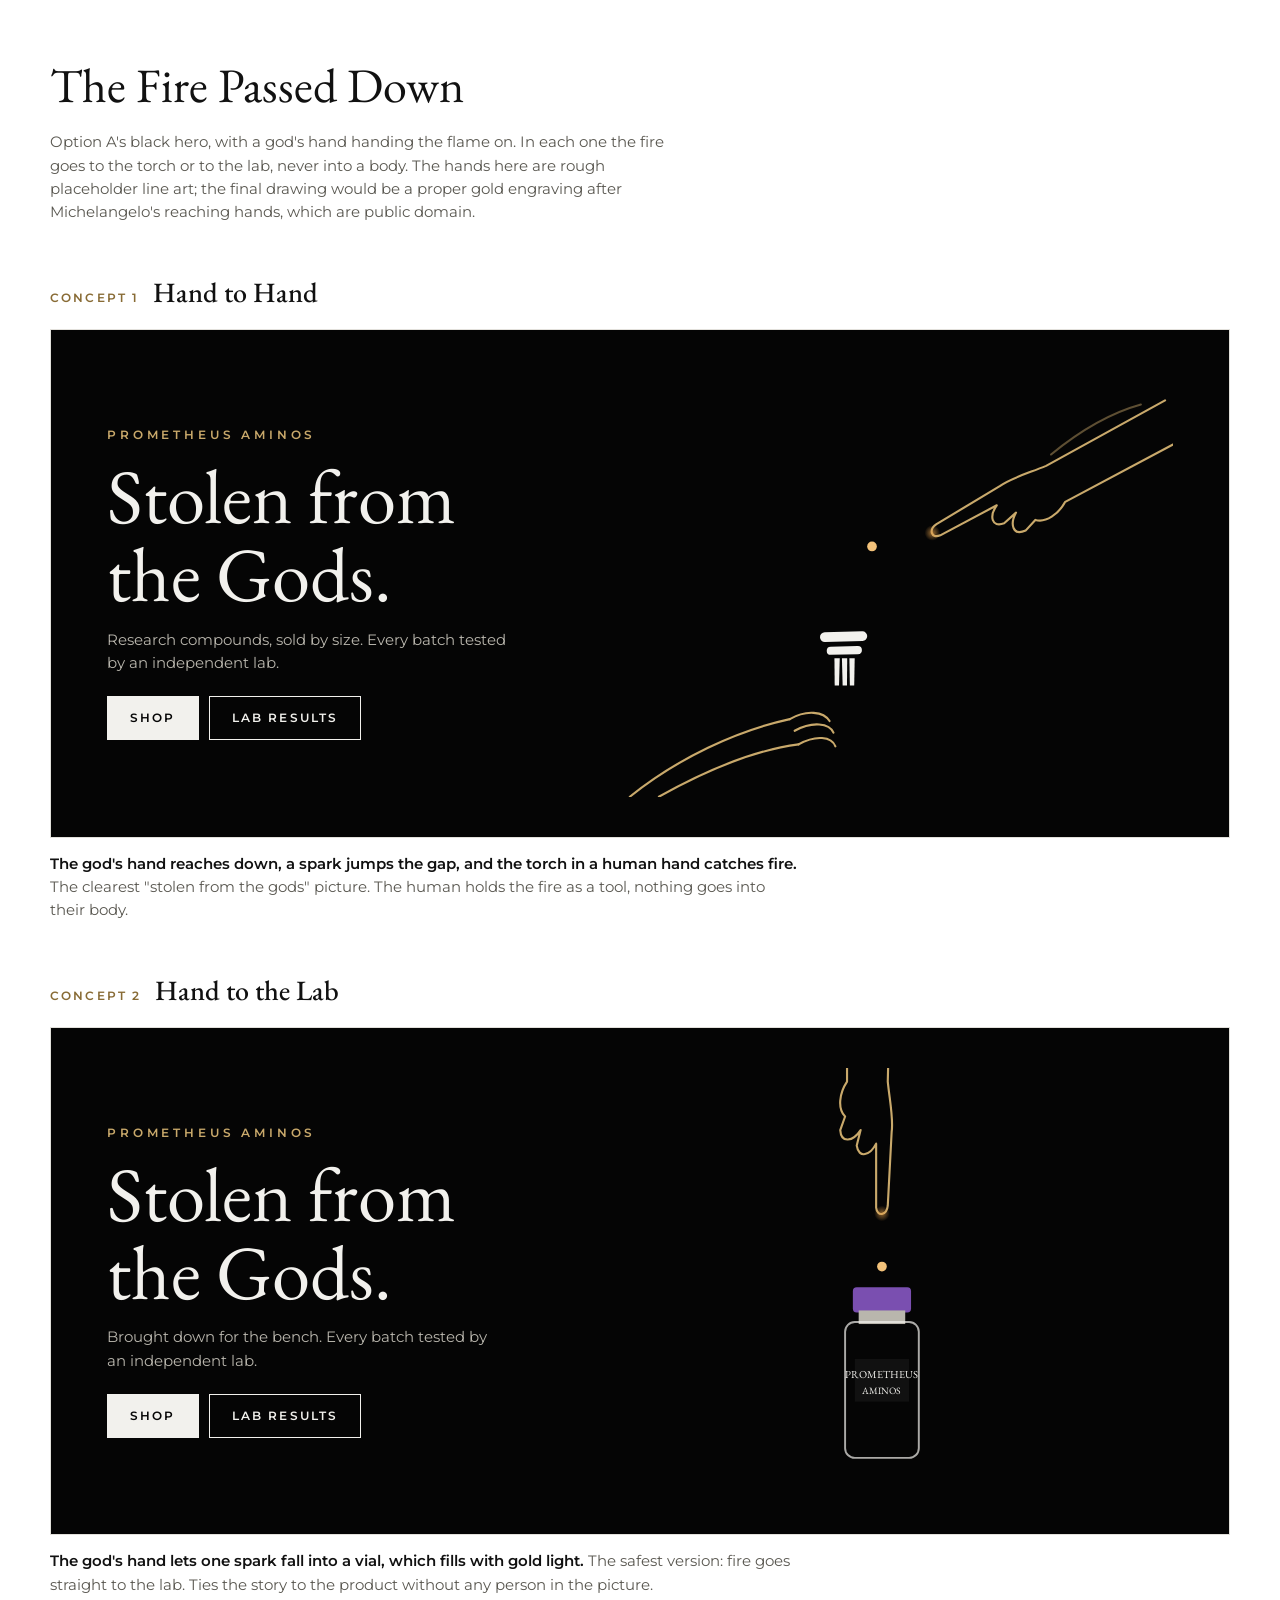
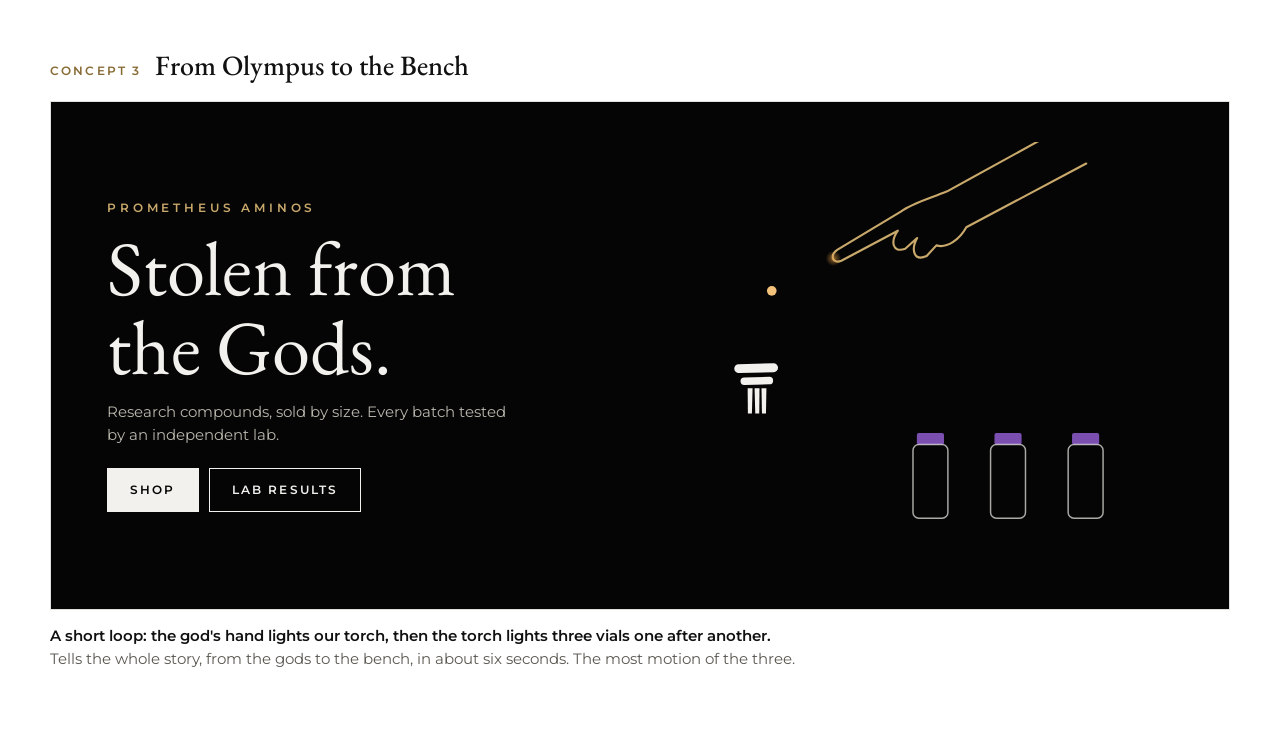
<file: concepts/hand-to-hand.html>
<!doctype html>
<html lang="en">
<head>
<meta charset="utf-8">
<meta name="viewport" content="width=device-width, initial-scale=1, viewport-fit=cover">
<title>The Fire Passed Down</title>
<link rel="stylesheet" href="https://fonts.googleapis.com/css2?family=EB+Garamond:wght@400;500&family=Montserrat:wght@400;500;600&display=swap">
<style>
/* Layout: three stacked black heroes (option A's world), each a different landing for the fire, with notes underneath. */
:root{
  --bg:#ffffff; --fg:#111111; --muted:#5a5851; --line:#e2e0db; --gold-text:#886b35;
  --night:#050505; --ivory:#f2f1ed; --ash:#b9b6ad; --gold:#c9a96b; --ember:#e8a24a;
  --display:'EB Garamond',Georgia,serif; --sans:'Montserrat',system-ui,sans-serif;
}
@media (prefers-color-scheme:dark){:root:not([data-theme="light"]){--bg:#0a0a0a;--fg:#f2f1ed;--muted:#b4b0a4;--line:#2a2a2a;--gold-text:#d4b47a;color-scheme:dark}}
:root[data-theme="dark"]{--bg:#0a0a0a;--fg:#f2f1ed;--muted:#b4b0a4;--line:#2a2a2a;--gold-text:#d4b47a;color-scheme:dark}
body{background:var(--bg);color:var(--fg);font-family:var(--sans);font-size:15px;line-height:1.55}
.wrap{max-width:1180px;margin:0 auto;padding-left:max(16px,env(safe-area-inset-left,0px));padding-right:max(16px,env(safe-area-inset-right,0px));padding-block:40px 64px;display:grid;gap:48px}
header h1{font-family:var(--display);font-weight:400;font-size:clamp(34px,5vw,48px);margin:0;text-wrap:balance}
header p{margin:8px 0 0;color:var(--muted);max-width:64ch}
.opt{display:grid;gap:14px}
.opt-head{display:flex;gap:14px;align-items:baseline;flex-wrap:wrap}
.tag{font-weight:600;font-size:12px;letter-spacing:.18em;color:var(--gold-text)}
.opt-head h2{font-family:var(--display);font-weight:500;font-size:28px;margin:0}
.note{color:var(--muted);margin:0;max-width:75ch}
.note b{color:var(--fg);font-weight:600}
.hero{background:var(--night);color:var(--ivory);display:grid;grid-template-columns:.9fr 1.1fr;align-items:center;gap:8px;padding:40px clamp(20px,5vw,56px);border:1px solid var(--line);overflow:hidden}
.copy{min-width:0}
.kicker{font-weight:600;font-size:12px;letter-spacing:.32em;text-transform:uppercase;color:var(--gold)}
.h{font-family:var(--display);font-weight:400;line-height:1.02;font-size:clamp(42px,6vw,80px);margin:12px 0 14px;text-wrap:balance}
.sub{color:var(--ash);max-width:40ch;margin:0 0 22px}
.btns{display:flex;gap:10px;flex-wrap:wrap}
.btn{font:600 12px/1 var(--sans);letter-spacing:.18em;text-transform:uppercase;padding:15px 22px;border:1px solid var(--ivory)}
.btn.solid{background:var(--ivory);color:var(--night)}
.art{width:100%;height:auto;max-width:100%;display:block}
.line{fill:none;stroke:var(--gold);stroke-width:2.2;stroke-linecap:round;stroke-linejoin:round}
.torchfill{fill:var(--ivory)}
.flame{transform-box:fill-box;transform-origin:50% 100%;animation:flicker 1.4s ease-in-out infinite}
@keyframes flicker{0%,100%{transform:scale(1,1) skewX(0)}25%{transform:scale(.96,1.06) skewX(-2deg)}55%{transform:scale(1.04,.95) skewX(2deg)}80%{transform:scale(.98,1.03)}}
@media (max-width:760px){.hero{grid-template-columns:1fr}.art{order:-1;max-width:480px;justify-self:center}}
@media (prefers-reduced-motion:reduce){.flame{animation:none}}
</style>
</head>
<body>

<div class="wrap">
  <header>
    <h1>The Fire Passed Down</h1>
    <p>Option A's black hero, with a god's hand handing the flame on. In each one the fire goes to the torch or to the lab, never into a body. The hands here are rough placeholder line art; the final drawing would be a proper gold engraving after Michelangelo's reaching hands, which are public domain.</p>
  </header>

  <!-- 1. Hand to hand -->
  <section class="opt" aria-labelledby="o1">
    <div class="opt-head"><span class="tag">CONCEPT 1</span><h2 id="o1">Hand to Hand</h2></div>
    <div class="hero">
      <div class="copy">
        <div class="kicker">Prometheus Aminos</div>
        <p class="h">Stolen from the Gods.</p>
        <p class="sub">Research compounds, sold by size. Every batch tested by an independent lab.</p>
        <div class="btns"><span class="btn solid">Shop</span><span class="btn">Lab Results</span></div>
      </div>
      <svg class="art" viewBox="0 0 600 440" role="img" aria-label="A god's hand from above passes a spark of fire to a torch held in a human hand">
        <defs><radialGradient id="g1"><stop offset="0" stop-color="#e8a24a" stop-opacity=".65"/><stop offset="1" stop-color="#e8a24a" stop-opacity="0"/></radialGradient></defs>
        <!-- god's hand: from upper right, index finger pointing down-left; tip at (352,168) -->
        <g transform="translate(352 168) rotate(-28) scale(-1 1) translate(-276 -46)">
          <path class="line" d="M0 38 L140 40 C160 38 178 34 192 36 L268 40 C278 41 280 51 270 52 L204 52 C216 58 220 70 206 72 L190 68 C202 76 204 88 190 89 L176 84 C168 92 152 90 140 82 L0 82"/>
          <path class="line" d="M24 30 C60 22 100 26 130 32" opacity=".45"/>
        </g>
        <!-- human hand holding the torch, from lower left -->
        <path class="line" d="M40 440 C90 400 150 372 205 360"/>
        <path class="line" d="M70 440 C120 412 168 392 214 386"/>
        <path class="line" d="M205 360 C222 350 240 352 246 362 M210 372 C228 362 246 364 250 374 M214 386 C232 376 248 378 252 388"/>
        <!-- torch -->
        <svg x="206" y="196" width="104" height="136" viewBox="0 0 64 84">
          <g transform="translate(-37.4 -51.3) scale(.1535)">
            <g class="torchfill"><rect x="364" y="632" width="196" height="40" rx="20" transform="rotate(-1.5 462 652)"/><rect x="392" y="692" width="146" height="34" rx="17" transform="rotate(-1.5 465 709)"/><path d="M424 742h22l-3 113h-18z"/><path d="M455 742h22l-1 113h-18z"/><path d="M486 742h22l-2 113h-18z"/></g>
            <g fill="#e8a24a" opacity="0">
              <animate attributeName="opacity" values="0;0;1;1;0" keyTimes="0;.42;.5;.9;1" dur="4.5s" repeatCount="indefinite"/>
              <g class="flame"><path d="M476.76 621.82C474.5 613.03 478.93 603.82 481.89 595.71C486.57 582.91 493.49 569.14 503.23 559.25C508.35 554.05 514.8 550.08 520.52 545.59C527.35 540.24 533.65 533.49 538.93 526.61C546.05 517.3 559.65 495.59 558.56 483.67C557.85 475.84 551.12 469.46 551.17 461.58C565.76 460.85 573.36 479.36 576.17 491.08C576.86 493.97 576.76 496.94 577.39 499.82C578.85 506.5 580.83 512.64 580.97 519.64C581.46 544.37 578.69 576.5 559.14 594.31C548.8 603.72 528.8 611.22 515.65 615.56C505.72 618.84 486.77 625.53 476.76 621.82Z"/><path d="M347.56 501.8C354.4 505.27 353.37 517.97 355.31 524.52C357.62 532.34 366.71 542.24 373.19 547.1C379.16 551.58 386.09 552.01 390.73 555.43C394.69 558.35 402.48 570.58 405.92 575.2C413.03 584.78 426.23 596.58 436.7 602.28C440.5 604.34 452.02 609.61 452.62 614.07C453.37 619.6 445.04 619.03 441.76 618.61C433.02 617.49 423.93 618.08 415.27 616.7C411.74 616.14 408.26 614.55 404.75 613.71C384.76 608.93 356.96 589.17 348.62 570.11C346.37 564.98 344.07 558.33 343.25 552.78C342.82 549.89 343.17 546.95 342.6 544.07C340.49 533.45 339.96 510.37 347.56 501.8Z"/><path d="M438.05 338.18C446.88 334.78 458.18 341.2 466.23 344.6C474.22 347.97 479.74 352.68 485.9 358.66C488.72 361.39 491.92 363.27 494.3 366.49C497.4 370.69 501.01 377.04 502.46 382.06C503.12 384.35 503.05 386.78 503.64 389.08C504.41 392.18 505.74 395.1 506.38 398.24C507.03 401.4 506.86 404.59 507.18 407.78C508.48 421.12 507.98 430.73 505.57 443.98C504.84 448 502.91 451.22 501.15 454.83C496 465.37 488.16 474.95 478.74 482.07C461.78 494.88 438.93 502.13 429.4 522.9C423.16 536.52 424.04 550.42 425.94 564.86C426.81 571.44 431.02 578.21 428.75 584.81C419.95 580.88 411.02 567.28 405.27 559.54C379.28 524.58 384.42 480.89 409.74 447.37C423.42 429.27 443.39 414.94 450.86 392.81C455.28 379.75 453.98 368.23 447.72 356C444.73 350.15 437.96 345.11 438.05 338.18Z"/><path d="M444.44 564.49C434.36 562.81 439.13 545.75 443.21 540.13C450.01 530.78 456.88 531.04 465.72 525.92C476.63 519.6 485.85 511.68 493.71 501.88C504.24 488.73 508.63 472.42 511.1 456.01C511.39 454.07 510.51 452 510.86 450.09C511.51 446.57 516.2 446.24 518.63 447.75C524.23 451.22 525.03 459.48 526.89 465.14C528.42 469.8 529.77 474.04 529.51 479.02C528.82 492.18 517.45 513.23 508.12 522.42C502.69 527.77 495.2 532.39 488.4 535.79C483.61 538.18 478.34 540.91 473.13 542.14C467.62 543.45 461.57 543.07 456.4 545.63C448.92 549.33 448.08 557.93 444.44 564.49Z"/><path d="M401.88 409.68C399.91 415.08 396 419.83 393.36 424.96C389.49 432.5 387.37 442.11 385.72 450.4C383.35 462.31 385.22 480.27 380.94 490.73C370.77 490.1 365.99 475.55 364.2 467.24C360.27 448.95 362.55 441.29 374.3 426.62C377.5 422.62 379.89 419.05 384.2 416.12C389.75 412.35 394.78 408.2 401.88 409.68Z"/></g>
            </g>
          </g>
        </svg>
        <!-- glow + spark from fingertip to torch top -->
        <circle cx="258" cy="210" r="70" fill="url(#g1)" opacity="0"><animate attributeName="opacity" values="0;0;1;1;0" keyTimes="0;.42;.5;.9;1" dur="4.5s" repeatCount="indefinite"/></circle>
        <circle cx="352" cy="168" r="10" fill="url(#g1)"><animate attributeName="r" values="8;14;8" dur="1.5s" repeatCount="indefinite"/></circle>
        <circle r="5" fill="#f3c27a">
          <animateMotion dur="4.5s" repeatCount="indefinite" keyPoints="0;0;1;1" keyTimes="0;.15;.45;1" calcMode="linear" path="M352 168 C 320 160 285 175 262 214"/>
          <animate attributeName="opacity" values="0;1;1;0;0" keyTimes="0;.15;.43;.47;1" dur="4.5s" repeatCount="indefinite"/>
        </circle>
      </svg>
    </div>
    <p class="note"><b>The god's hand reaches down, a spark jumps the gap, and the torch in a human hand catches fire.</b> The clearest "stolen from the gods" picture. The human holds the fire as a tool, nothing goes into their body.</p>
  </section>

  <!-- 2. Hand to the lab -->
  <section class="opt" aria-labelledby="o2">
    <div class="opt-head"><span class="tag">CONCEPT 2</span><h2 id="o2">Hand to the Lab</h2></div>
    <div class="hero">
      <div class="copy">
        <div class="kicker">Prometheus Aminos</div>
        <p class="h">Stolen from the Gods.</p>
        <p class="sub">Brought down for the bench. Every batch tested by an independent lab.</p>
        <div class="btns"><span class="btn solid">Shop</span><span class="btn">Lab Results</span></div>
      </div>
      <svg class="art" viewBox="0 0 600 440" role="img" aria-label="A god's hand from above drops a spark of fire into a glass vial, which glows">
        <defs><radialGradient id="g2"><stop offset="0" stop-color="#e8a24a" stop-opacity=".6"/><stop offset="1" stop-color="#e8a24a" stop-opacity="0"/></radialGradient>
        <clipPath id="vialclip"><rect x="262" y="262" width="76" height="140" rx="10"/></clipPath></defs>
        <!-- god's hand pointing straight down; tip at (300,150) -->
        <g transform="translate(300 150) rotate(90) translate(-276 -46)">
          <path class="line" d="M60 38 L140 40 C160 38 178 34 192 36 L268 40 C278 41 280 51 270 52 L204 52 C216 58 220 70 206 72 L190 68 C202 76 204 88 190 89 L176 84 C168 92 152 90 140 82 L60 82"/>
        </g>
        <circle cx="300" cy="150" r="10" fill="url(#g2)"><animate attributeName="r" values="8;14;8" dur="1.5s" repeatCount="indefinite"/></circle>
        <!-- vial -->
        <circle cx="300" cy="330" r="110" fill="url(#g2)" opacity="0"><animate attributeName="opacity" values="0;0;1;1;0" keyTimes="0;.42;.52;.9;1" dur="4.5s" repeatCount="indefinite"/></circle>
        <rect x="270" y="226" width="60" height="26" rx="4" fill="#7a4fb0"/>
        <rect x="276" y="250" width="48" height="14" fill="#b9b6ad"/>
        <rect x="262" y="262" width="76" height="140" rx="10" fill="none" stroke="#f2f1ed" stroke-opacity=".7" stroke-width="2"/>
        <g clip-path="url(#vialclip)"><rect x="262" y="402" width="76" height="0" fill="#e8a24a" opacity=".85">
          <animate attributeName="y" values="402;402;330;330;402" keyTimes="0;.45;.6;.9;1" dur="4.5s" repeatCount="indefinite"/>
          <animate attributeName="height" values="0;0;72;72;0" keyTimes="0;.45;.6;.9;1" dur="4.5s" repeatCount="indefinite"/>
        </rect></g>
        <rect x="272" y="300" width="56" height="44" fill="#111"/>
        <text x="300" y="320" text-anchor="middle" fill="#f2f1ed" font-family="EB Garamond, Georgia, serif" font-size="11">PROMETHEUS</text>
        <text x="300" y="336" text-anchor="middle" fill="#f2f1ed" font-family="EB Garamond, Georgia, serif" font-size="10">AMINOS</text>
        <circle r="5" fill="#f3c27a">
          <animateMotion dur="4.5s" repeatCount="indefinite" keyPoints="0;0;1;1" keyTimes="0;.15;.45;1" calcMode="linear" path="M300 150 L300 240"/>
          <animate attributeName="opacity" values="0;1;1;0;0" keyTimes="0;.15;.43;.47;1" dur="4.5s" repeatCount="indefinite"/>
        </circle>
      </svg>
    </div>
    <p class="note"><b>The god's hand lets one spark fall into a vial, which fills with gold light.</b> The safest version: fire goes straight to the lab. Ties the story to the product without any person in the picture.</p>
  </section>

  <!-- 3. Hand to torch to the lab -->
  <section class="opt" aria-labelledby="o3">
    <div class="opt-head"><span class="tag">CONCEPT 3</span><h2 id="o3">From Olympus to the Bench</h2></div>
    <div class="hero">
      <div class="copy">
        <div class="kicker">Prometheus Aminos</div>
        <p class="h">Stolen from the Gods.</p>
        <p class="sub">Research compounds, sold by size. Every batch tested by an independent lab.</p>
        <div class="btns"><span class="btn solid">Shop</span><span class="btn">Lab Results</span></div>
      </div>
      <svg class="art" viewBox="0 0 600 440" role="img" aria-label="A god's hand lights the torch, and the torch lights a row of three vials one by one">
        <defs><radialGradient id="g3"><stop offset="0" stop-color="#e8a24a" stop-opacity=".6"/><stop offset="1" stop-color="#e8a24a" stop-opacity="0"/></radialGradient></defs>
        <g transform="translate(250 120) rotate(-28) scale(-1 1) translate(-276 -46)">
          <path class="line" d="M0 38 L140 40 C160 38 178 34 192 36 L268 40 C278 41 280 51 270 52 L204 52 C216 58 220 70 206 72 L190 68 C202 76 204 88 190 89 L176 84 C168 92 152 90 140 82 L0 82"/>
        </g>
        <circle cx="250" cy="120" r="10" fill="url(#g3)"><animate attributeName="r" values="8;14;8" dur="1.5s" repeatCount="indefinite"/></circle>
        <!-- torch -->
        <svg x="120" y="160" width="96" height="126" viewBox="0 0 64 84">
          <g transform="translate(-37.4 -51.3) scale(.1535)">
            <g class="torchfill"><rect x="364" y="632" width="196" height="40" rx="20" transform="rotate(-1.5 462 652)"/><rect x="392" y="692" width="146" height="34" rx="17" transform="rotate(-1.5 465 709)"/><path d="M424 742h22l-3 113h-18z"/><path d="M455 742h22l-1 113h-18z"/><path d="M486 742h22l-2 113h-18z"/></g>
            <g fill="#e8a24a" opacity="0">
              <animate attributeName="opacity" values="0;0;1;1;0" keyTimes="0;.28;.33;.94;1" dur="6s" repeatCount="indefinite"/>
              <g class="flame"><path d="M476.76 621.82C474.5 613.03 478.93 603.82 481.89 595.71C486.57 582.91 493.49 569.14 503.23 559.25C508.35 554.05 514.8 550.08 520.52 545.59C527.35 540.24 533.65 533.49 538.93 526.61C546.05 517.3 559.65 495.59 558.56 483.67C557.85 475.84 551.12 469.46 551.17 461.58C565.76 460.85 573.36 479.36 576.17 491.08C576.86 493.97 576.76 496.94 577.39 499.82C578.85 506.5 580.83 512.64 580.97 519.64C581.46 544.37 578.69 576.5 559.14 594.31C548.8 603.72 528.8 611.22 515.65 615.56C505.72 618.84 486.77 625.53 476.76 621.82Z"/><path d="M347.56 501.8C354.4 505.27 353.37 517.97 355.31 524.52C357.62 532.34 366.71 542.24 373.19 547.1C379.16 551.58 386.09 552.01 390.73 555.43C394.69 558.35 402.48 570.58 405.92 575.2C413.03 584.78 426.23 596.58 436.7 602.28C440.5 604.34 452.02 609.61 452.62 614.07C453.37 619.6 445.04 619.03 441.76 618.61C433.02 617.49 423.93 618.08 415.27 616.7C411.74 616.14 408.26 614.55 404.75 613.71C384.76 608.93 356.96 589.17 348.62 570.11C346.37 564.98 344.07 558.33 343.25 552.78C342.82 549.89 343.17 546.95 342.6 544.07C340.49 533.45 339.96 510.37 347.56 501.8Z"/><path d="M438.05 338.18C446.88 334.78 458.18 341.2 466.23 344.6C474.22 347.97 479.74 352.68 485.9 358.66C488.72 361.39 491.92 363.27 494.3 366.49C497.4 370.69 501.01 377.04 502.46 382.06C503.12 384.35 503.05 386.78 503.64 389.08C504.41 392.18 505.74 395.1 506.38 398.24C507.03 401.4 506.86 404.59 507.18 407.78C508.48 421.12 507.98 430.73 505.57 443.98C504.84 448 502.91 451.22 501.15 454.83C496 465.37 488.16 474.95 478.74 482.07C461.78 494.88 438.93 502.13 429.4 522.9C423.16 536.52 424.04 550.42 425.94 564.86C426.81 571.44 431.02 578.21 428.75 584.81C419.95 580.88 411.02 567.28 405.27 559.54C379.28 524.58 384.42 480.89 409.74 447.37C423.42 429.27 443.39 414.94 450.86 392.81C455.28 379.75 453.98 368.23 447.72 356C444.73 350.15 437.96 345.11 438.05 338.18Z"/><path d="M444.44 564.49C434.36 562.81 439.13 545.75 443.21 540.13C450.01 530.78 456.88 531.04 465.72 525.92C476.63 519.6 485.85 511.68 493.71 501.88C504.24 488.73 508.63 472.42 511.1 456.01C511.39 454.07 510.51 452 510.86 450.09C511.51 446.57 516.2 446.24 518.63 447.75C524.23 451.22 525.03 459.48 526.89 465.14C528.42 469.8 529.77 474.04 529.51 479.02C528.82 492.18 517.45 513.23 508.12 522.42C502.69 527.77 495.2 532.39 488.4 535.79C483.61 538.18 478.34 540.91 473.13 542.14C467.62 543.45 461.57 543.07 456.4 545.63C448.92 549.33 448.08 557.93 444.44 564.49Z"/><path d="M401.88 409.68C399.91 415.08 396 419.83 393.36 424.96C389.49 432.5 387.37 442.11 385.72 450.4C383.35 462.31 385.22 480.27 380.94 490.73C370.77 490.1 365.99 475.55 364.2 467.24C360.27 448.95 362.55 441.29 374.3 426.62C377.5 422.62 379.89 419.05 384.2 416.12C389.75 412.35 394.78 408.2 401.88 409.68Z"/></g>
            </g>
          </g>
        </svg>
        <!-- spark god -> torch -->
        <circle r="5" fill="#f3c27a">
          <animateMotion dur="6s" repeatCount="indefinite" keyPoints="0;0;1;1" keyTimes="0;.1;.3;1" calcMode="linear" path="M250 120 C 220 125 190 145 170 172"/>
          <animate attributeName="opacity" values="0;1;1;0;0" keyTimes="0;.1;.29;.31;1" dur="6s" repeatCount="indefinite"/>
        </circle>
        <!-- three vials lit in turn; spark travels torch -> each vial -->
        <g id="vials">
          <g>
            <circle cx="350" cy="350" r="48" fill="url(#g3)" opacity="0"><animate attributeName="opacity" values="0;0;1;1;0" keyTimes="0;.45;.5;.94;1" dur="6s" repeatCount="indefinite"/></circle>
            <rect x="336" y="300" width="28" height="12" rx="2" fill="#7a4fb0"/><rect x="332" y="312" width="36" height="76" rx="6" fill="none" stroke="#f2f1ed" stroke-opacity=".7" stroke-width="1.5"/>
            <rect x="334" y="342" width="32" height="44" rx="4" fill="#e8a24a" opacity="0"><animate attributeName="opacity" values="0;0;.85;.85;0" keyTimes="0;.45;.5;.94;1" dur="6s" repeatCount="indefinite"/></rect>
          </g>
          <g>
            <circle cx="430" cy="350" r="48" fill="url(#g3)" opacity="0"><animate attributeName="opacity" values="0;0;1;1;0" keyTimes="0;.6;.65;.94;1" dur="6s" repeatCount="indefinite"/></circle>
            <rect x="416" y="300" width="28" height="12" rx="2" fill="#7a4fb0"/><rect x="412" y="312" width="36" height="76" rx="6" fill="none" stroke="#f2f1ed" stroke-opacity=".7" stroke-width="1.5"/>
            <rect x="414" y="342" width="32" height="44" rx="4" fill="#e8a24a" opacity="0"><animate attributeName="opacity" values="0;0;.85;.85;0" keyTimes="0;.6;.65;.94;1" dur="6s" repeatCount="indefinite"/></rect>
          </g>
          <g>
            <circle cx="510" cy="350" r="48" fill="url(#g3)" opacity="0"><animate attributeName="opacity" values="0;0;1;1;0" keyTimes="0;.75;.8;.94;1" dur="6s" repeatCount="indefinite"/></circle>
            <rect x="496" y="300" width="28" height="12" rx="2" fill="#7a4fb0"/><rect x="492" y="312" width="36" height="76" rx="6" fill="none" stroke="#f2f1ed" stroke-opacity=".7" stroke-width="1.5"/>
            <rect x="494" y="342" width="32" height="44" rx="4" fill="#e8a24a" opacity="0"><animate attributeName="opacity" values="0;0;.85;.85;0" keyTimes="0;.75;.8;.94;1" dur="6s" repeatCount="indefinite"/></rect>
          </g>
        </g>
        <circle r="4" fill="#f3c27a">
          <animateMotion dur="6s" repeatCount="indefinite" keyPoints="0;0;.33;.66;1;1" keyTimes="0;.34;.48;.63;.78;1" calcMode="linear" path="M182 190 C 260 200 300 260 350 300 C 380 290 410 290 430 300 C 460 290 490 290 510 300"/>
          <animate attributeName="opacity" values="0;0;1;1;0;0" keyTimes="0;.33;.35;.77;.79;1" dur="6s" repeatCount="indefinite"/>
        </circle>
      </svg>
    </div>
    <p class="note"><b>A short loop: the god's hand lights our torch, then the torch lights three vials one after another.</b> Tells the whole story, from the gods to the bench, in about six seconds. The most motion of the three.</p>
  </section>
</div>

</body>
</html>
</file>
